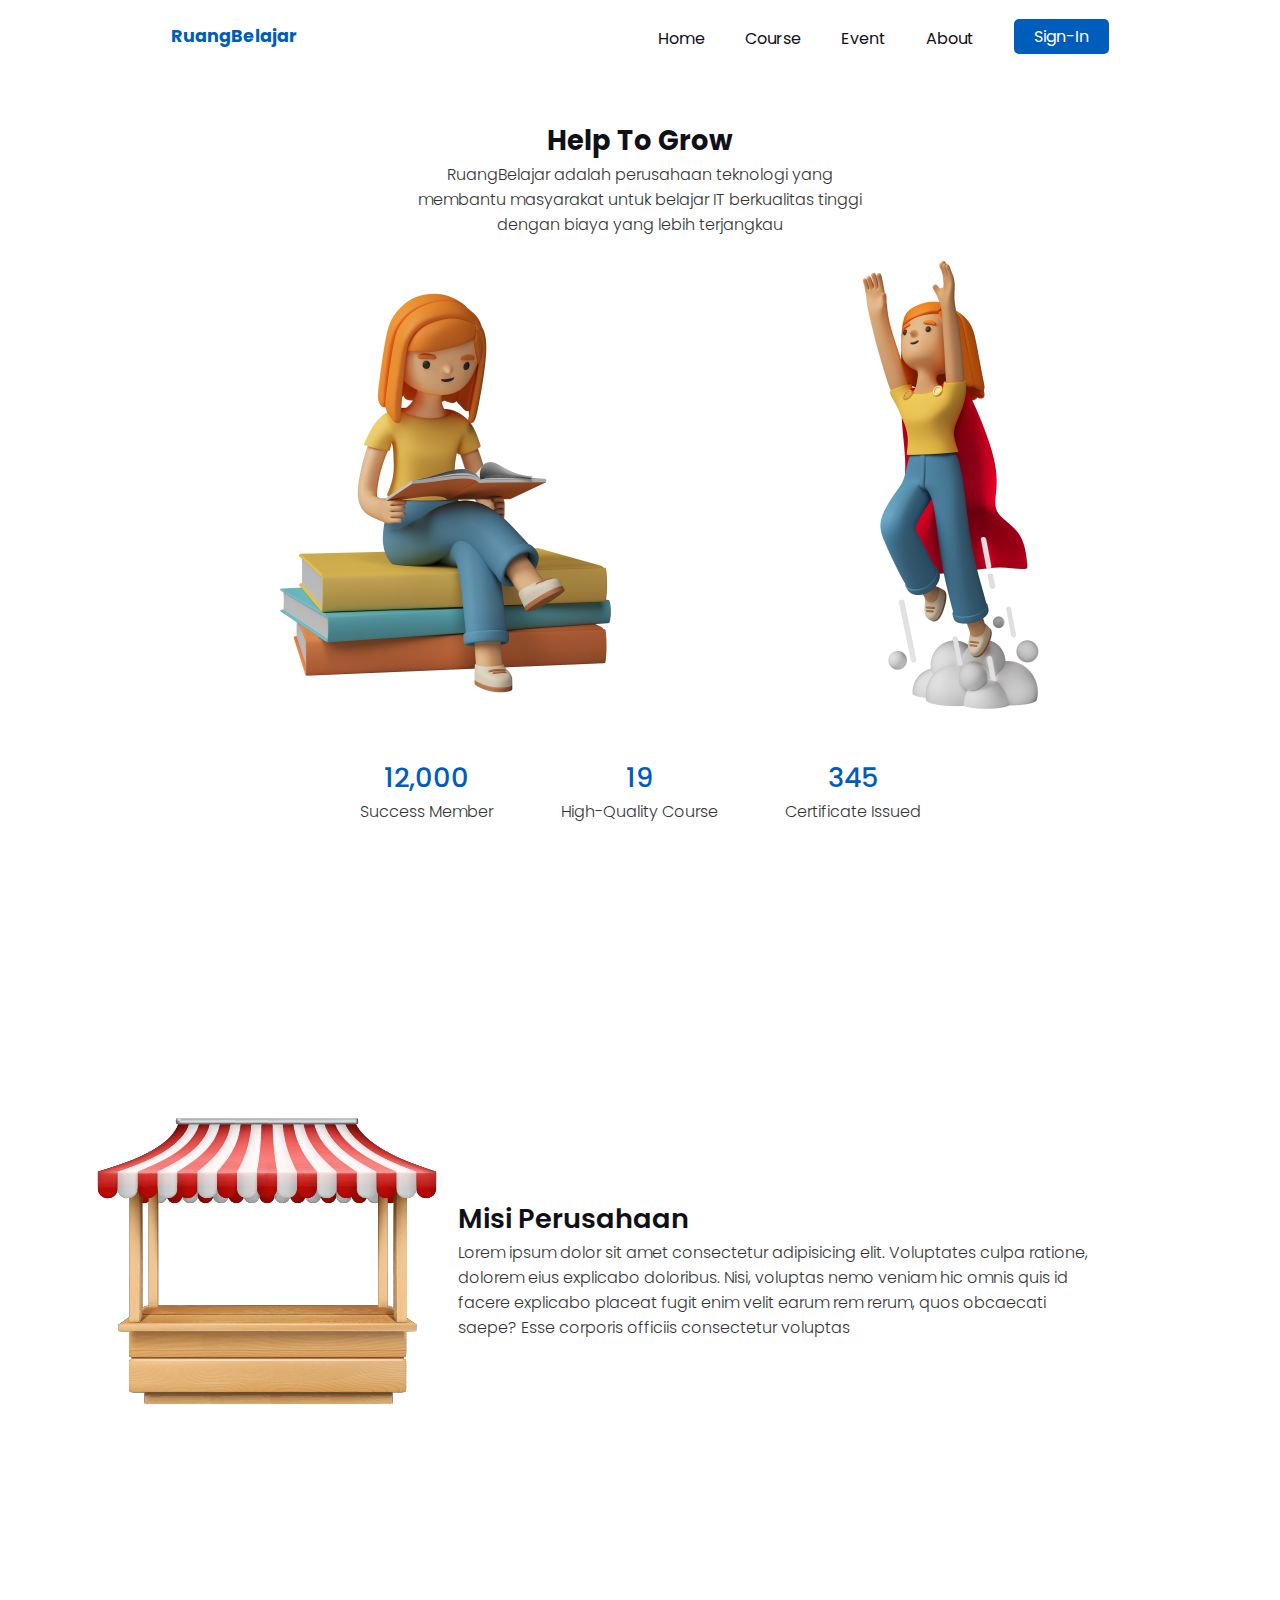
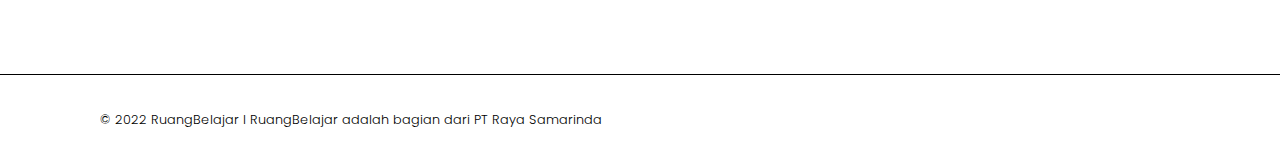
<file: about.html>
<!DOCTYPE html>
<html lang="en">
<head>
  <meta charset="UTF-8">
  <meta http-equiv="X-UA-Compatible" content="IE=edge">
  <meta name="viewport" content="width=device-width, initial-scale=1.0">
  <link rel="icon" href="./img/icons.png" />
  <title>Ruang Belajar</title>
</head>
<body>
    <!--navbar section-->
    <div id="nav-placeholder">
   
    </div>

    <!--grow section-->
    <div class="grow__section">
      <div class="grow__content">
        <div class="head">Help To Grow</div>
        <div class="p19">RuangBelajar adalah perusahaan teknologi yang
          membantu masyarakat untuk belajar IT berkualitas tinggi
          dengan biaya yang lebih terjangkau</div>
      </div>
      <div class="grow__container">
        <img src="img/5172142.png" alt="">
        <img src="img/5143730.png" alt="">
      </div>
      <div class="grow__line">
        <div class="grow__item">
          <div class="p23">12,000</div>
          <div class="p19">Success Member</div>
        </div>
        <div class="grow__item">
          <div class="p23">19</div>
          <div class="p19">High-Quality Course</div>
        </div>
        <div class="grow__item">
          <div class="p23">345</div>
          <div class="p19">Certificate Issued</div>
        </div>
      </div>
    </div>

    <!--misi section-->
    <div class="misi__section">
      <img src="img/1x/Asset 1.png" alt="">
      <div class="misi__content">
        <div class="header2">Misi Perusahaan</div>
        <div class="p19">Lorem ipsum dolor sit amet consectetur adipisicing elit. Voluptates culpa ratione, dolorem eius explicabo doloribus. Nisi, voluptas nemo veniam hic omnis quis id facere explicabo placeat fugit enim velit earum rem rerum, quos obcaecati saepe? Esse corporis officiis consectetur voluptas</div>
      </div>
    </div>

    <!--footer section-->
    <div id="footer-placeholder">

    </div>
  
    <script src="https://code.jquery.com/jquery-3.6.0.js"></script>
    <script src="main.js"></script>
</body>
</html>
</file>
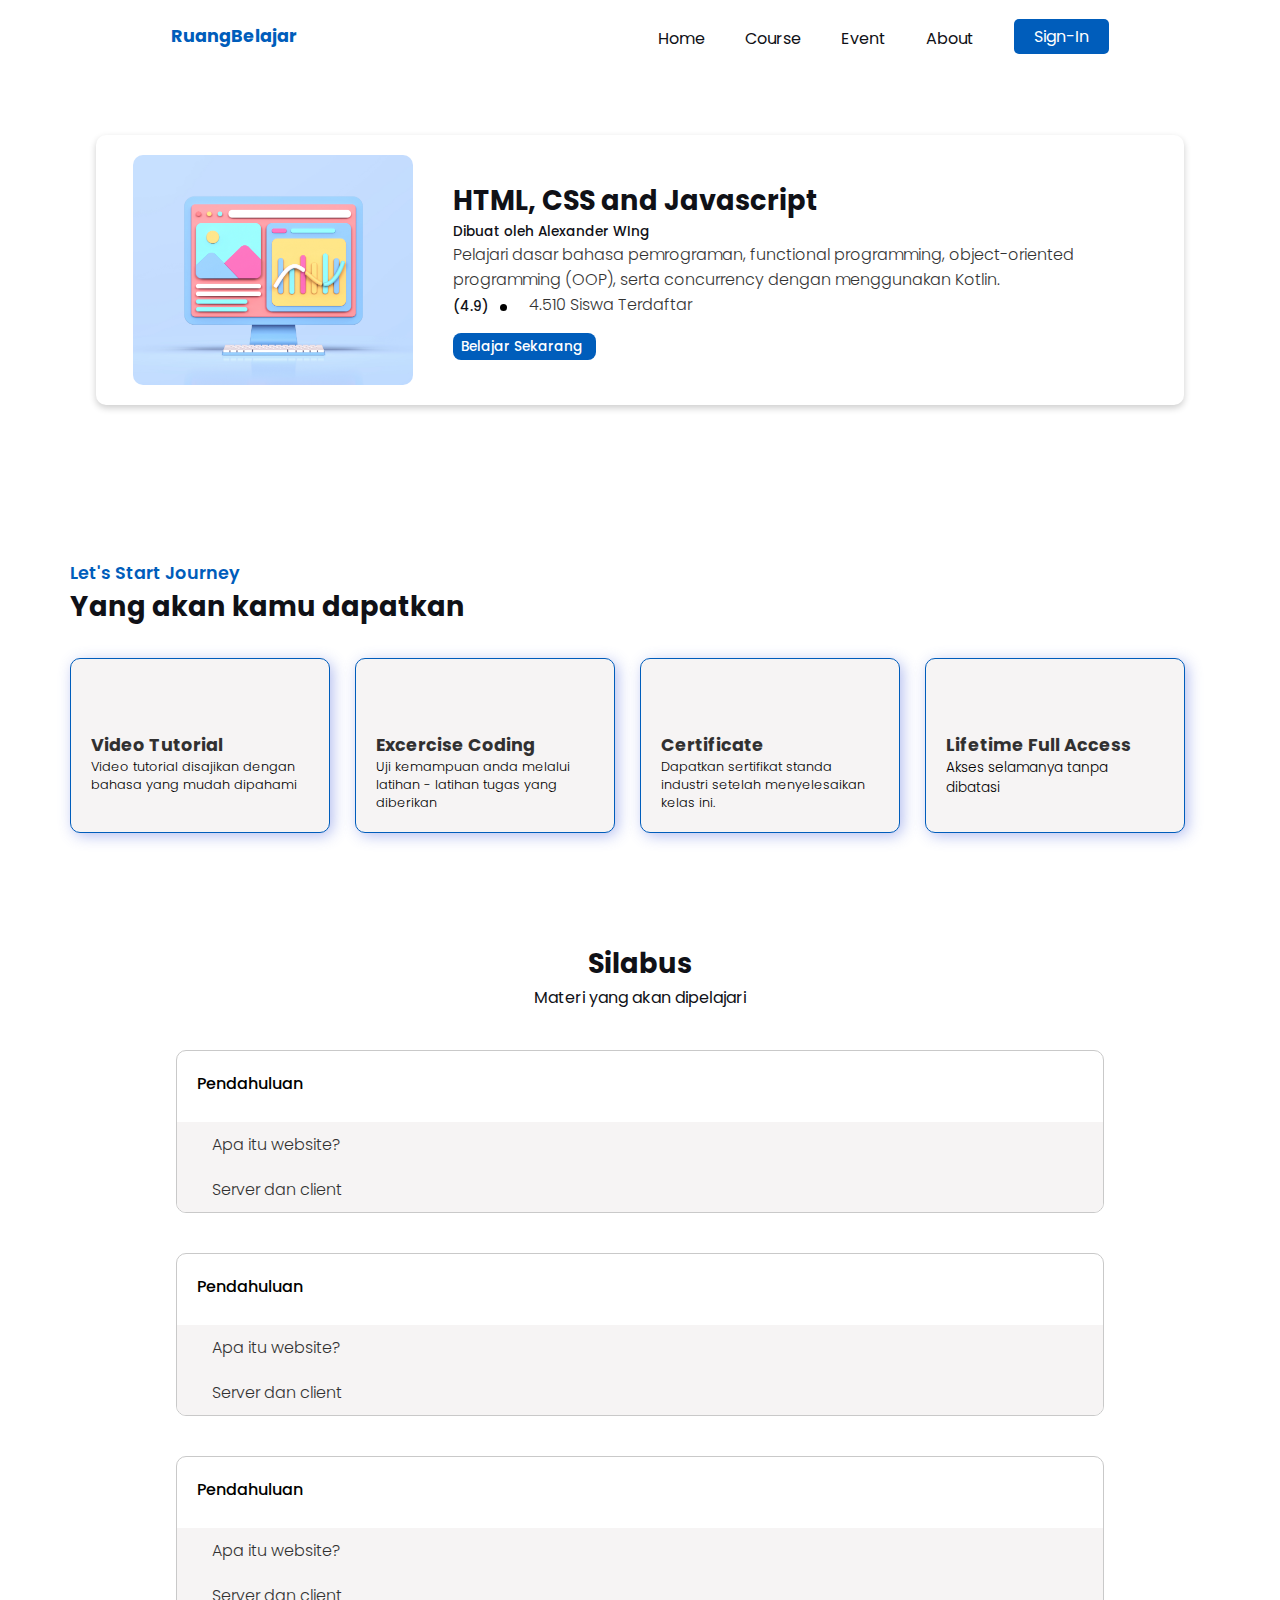
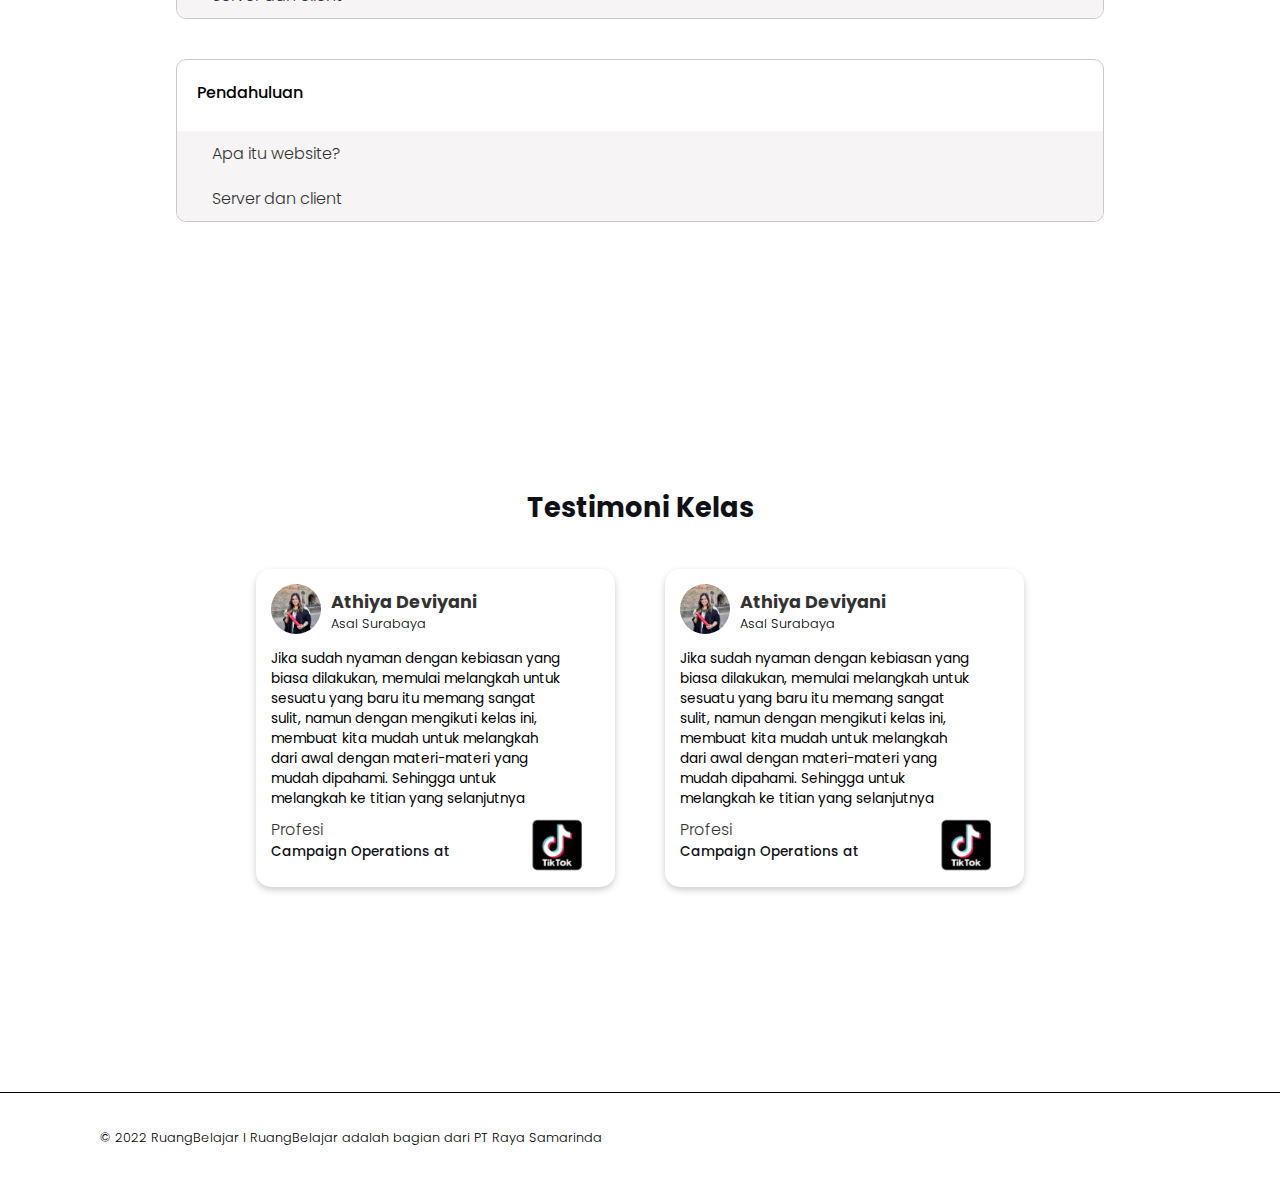
<file: card__1.html>
<!DOCTYPE html>
<html lang="en">
<head>
  <meta charset="UTF-8">
  <meta http-equiv="X-UA-Compatible" content="IE=edge">
  <meta name="viewport" content="width=device-width, initial-scale=1.0">
  <link rel="stylesheet" href="style.css">
  <link rel="icon" href="./img/icons.png" />
  <!--unicons-->
  <link rel="stylesheet" href="https://unicons.iconscout.com/release/v4.0.0/css/line.css">
  <link rel="stylesheet" href="https://unicons.iconscout.com/release/v4.0.0/css/solid.css">
  <title>Kelas Pemula</title>
</head>
<body>
    <!--navbar section-->
<div id="nav-placeholder">

</div>

<!--kelas section-->
  <div class="kelas__section">
    <div class="kelas__container">
      <img src="img/300ppi/item-1.jpg" alt="">
      <div class="kelas__content">
        <div class="head">HTML, CSS and Javascript</div>
        <div class="p22">Dibuat oleh Alexander WIng</div>
        <div class="p19">Pelajari dasar bahasa pemrograman, functional programming, object-oriented programming (OOP), serta concurrency dengan menggunakan Kotlin.</div>
        <div class="flash__star">
          <div class="p22">(4.9)</div>
          <i class="uis uis-star"></i>
          <i class="uis uis-star"></i>
          <i class="uis uis-star"></i>
          <i class="uis uis-star"></i>
          <i class="uis uis-star"></i>
          <div class="circle"></div>
          <i class="uil uil-user"></i>
          <div class="p19">4.510 Siswa Terdaftar</div>
        </div>
        <button class="btn-card">Belajar Sekarang<i class="uil uil-arrow-right"></i></button>
    </div>
    </div>
  </div>

  <!--benefit section-->
  <div class="benefit__section">
      <div class="p21">Let's Start Journey</div>
      <div class="head">Yang akan kamu dapatkan</div>
    <div class="benefit__container">
      <div class="benefit__item">
        <div class="benefit__head">
          <i class="uil uil-book"></i>
          <div class="header1">Video Tutorial</div>
        </div>
        <div class="p15">Video tutorial disajikan dengan bahasa yang mudah dipahami</div>
      </div>

      <div class="benefit__item">
        <div class="benefit__head">
          <i class="uil uil-book"></i>
          <div class="header1">Excercise Coding</div>
        </div>
        <div class="p15">Uji kemampuan anda melalui latihan - latihan tugas yang diberikan</div>
      </div>

      <div class="benefit__item">
        <div class="benefit__head">
          <i class="uil uil-book"></i>
          <div class="header1">Certificate</div>
        </div>
        <div class="p15">Dapatkan sertifikat standa industri setelah menyelesaikan kelas ini.</div>
      </div>

      <div class="benefit__item">
        <div class="benefit__head">
          <i class="uil uil-book"></i>
          <div class="header1">Lifetime Full Access</div>
        </div>
        <div class="p1">Akses selamanya tanpa dibatasi</div>
      </div>
    </div>
  </div>

  <!--silabus section-->
  <div class="silabus__section">
    <div class="silabus__head">
      <div class="head">Silabus</div>
      <div class="line">Materi yang akan dipelajari</div>
    </div>
    <div class="silabus__container">
      <div class="silabus__item">
        <div class="silabus1">
          <div class="p16">Pendahuluan</div>
          <div class="chevron1">
            <i class="uil uil-angle-down"></i>
          </div>
        </div>
        <div class="silabus1__line">
          <div class="silabus__line">
            <i class="uil uil-play"></i>
            <div class="p19">Apa itu website?</div>
          </div>
          <div class="silabus__line">
            <i class="uil uil-play"></i>
            <div class="p19">Server dan client</div>
          </div>
        </div>
      </div>
    </div>

    <div class="silabus__container">
      <div class="silabus__item">
        <div class="silabus2">
          <div class="p16">Pendahuluan</div>
          <div class="chevron2">
            <i class="uil uil-angle-down"></i>
          </div>
        </div>
        <div class="silabus2__line">
          <div class="silabus__line">
            <i class="uil uil-play"></i>
            <div class="p19">Apa itu website?</div>
          </div>
          <div class="silabus__line">
            <i class="uil uil-play"></i>
            <div class="p19">Server dan client</div>
          </div>
        </div>
      </div>
    </div>

    <div class="silabus__container">
      <div class="silabus__item">
        <div class="silabus3">
          <div class="p16">Pendahuluan</div>
          <div class="chevron3">
            <i class="uil uil-angle-down"></i>
          </div>
        </div>
        <div class="silabus3__line">
          <div class="silabus__line">
            <i class="uil uil-play"></i>
            <div class="p19">Apa itu website?</div>
          </div>
          <div class="silabus__line">
            <i class="uil uil-play"></i>
            <div class="p19">Server dan client</div>
          </div>
        </div>
      </div>
    </div>

    <div class="silabus__container">
      <div class="silabus__item">
        <div class="silabus4">
          <div class="p16">Pendahuluan</div>
          <div class="chevron4">
            <i class="uil uil-angle-down"></i>
          </div>
        </div>
        <div class="silabus4__line">
          <div class="silabus__line">
            <i class="uil uil-play"></i>
            <div class="p19">Apa itu website?</div>
          </div>
          <div class="silabus__line">
            <i class="uil uil-play"></i>
            <div class="p19">Server dan client</div>
          </div>
        </div>
      </div>
    </div>
  </div>

  <div class="tesevent__section">
    <div class="head">Testimoni Kelas</div>
    <div class="tesevent__container">
      <div class="tesevent__item">
        <div class="tesevent__head">
          <img src="img/kisah-athiya-deviyani-mahasiswi-cantik-yang-bergabung-di-apple-5iw3YF4ZkA.jpg" alt="">
          <div class="tesevent__head1">
            <p class="header1">Athiya Deviyani</p>
            <p class="p15">Asal Surabaya</p>
          </div>
        </div>
        <div class="tesevent__content">
          <p>Jika sudah nyaman dengan kebiasan yang biasa dilakukan, memulai melangkah untuk sesuatu yang baru itu memang sangat sulit, namun dengan mengikuti kelas ini, membuat kita mudah untuk melangkah dari awal dengan materi-materi yang mudah dipahami. Sehingga untuk melangkah ke titian yang selanjutnya</p>
        </div>
        <div class="tesevent__line">
          <div class="tesevent__line1">
            <p class="p19">Profesi</p>
            <p class="p22">Campaign Operations at</p>
          </div>
          <img src="img/image 2.png" alt="">
        </div>
      </div>

      <div class="tesevent__item">
        <div class="tesevent__head">
          <img src="img/kisah-athiya-deviyani-mahasiswi-cantik-yang-bergabung-di-apple-5iw3YF4ZkA.jpg" alt="">
          <div class="tesevent__head1">
            <p class="header1">Athiya Deviyani</p>
            <p class="p15">Asal Surabaya</p>
          </div>
        </div>
        <div class="tesevent__content">
          <p>Jika sudah nyaman dengan kebiasan yang biasa dilakukan, memulai melangkah untuk sesuatu yang baru itu memang sangat sulit, namun dengan mengikuti kelas ini, membuat kita mudah untuk melangkah dari awal dengan materi-materi yang mudah dipahami. Sehingga untuk melangkah ke titian yang selanjutnya</p>
        </div>
        <div class="tesevent__line">
          <div class="tesevent__line1">
            <p class="p19">Profesi</p>
            <p class="p22">Campaign Operations at</p>
          </div>
          <img src="img/image 2.png" alt="">
        </div>
      </div>
    </div>
  </div>

  <div id="footer-placeholder">

  </div>

  <script src="https://code.jquery.com/jquery-3.6.0.js"></script>
  <script src="main.js"></script>
</body>
</html>
</file>
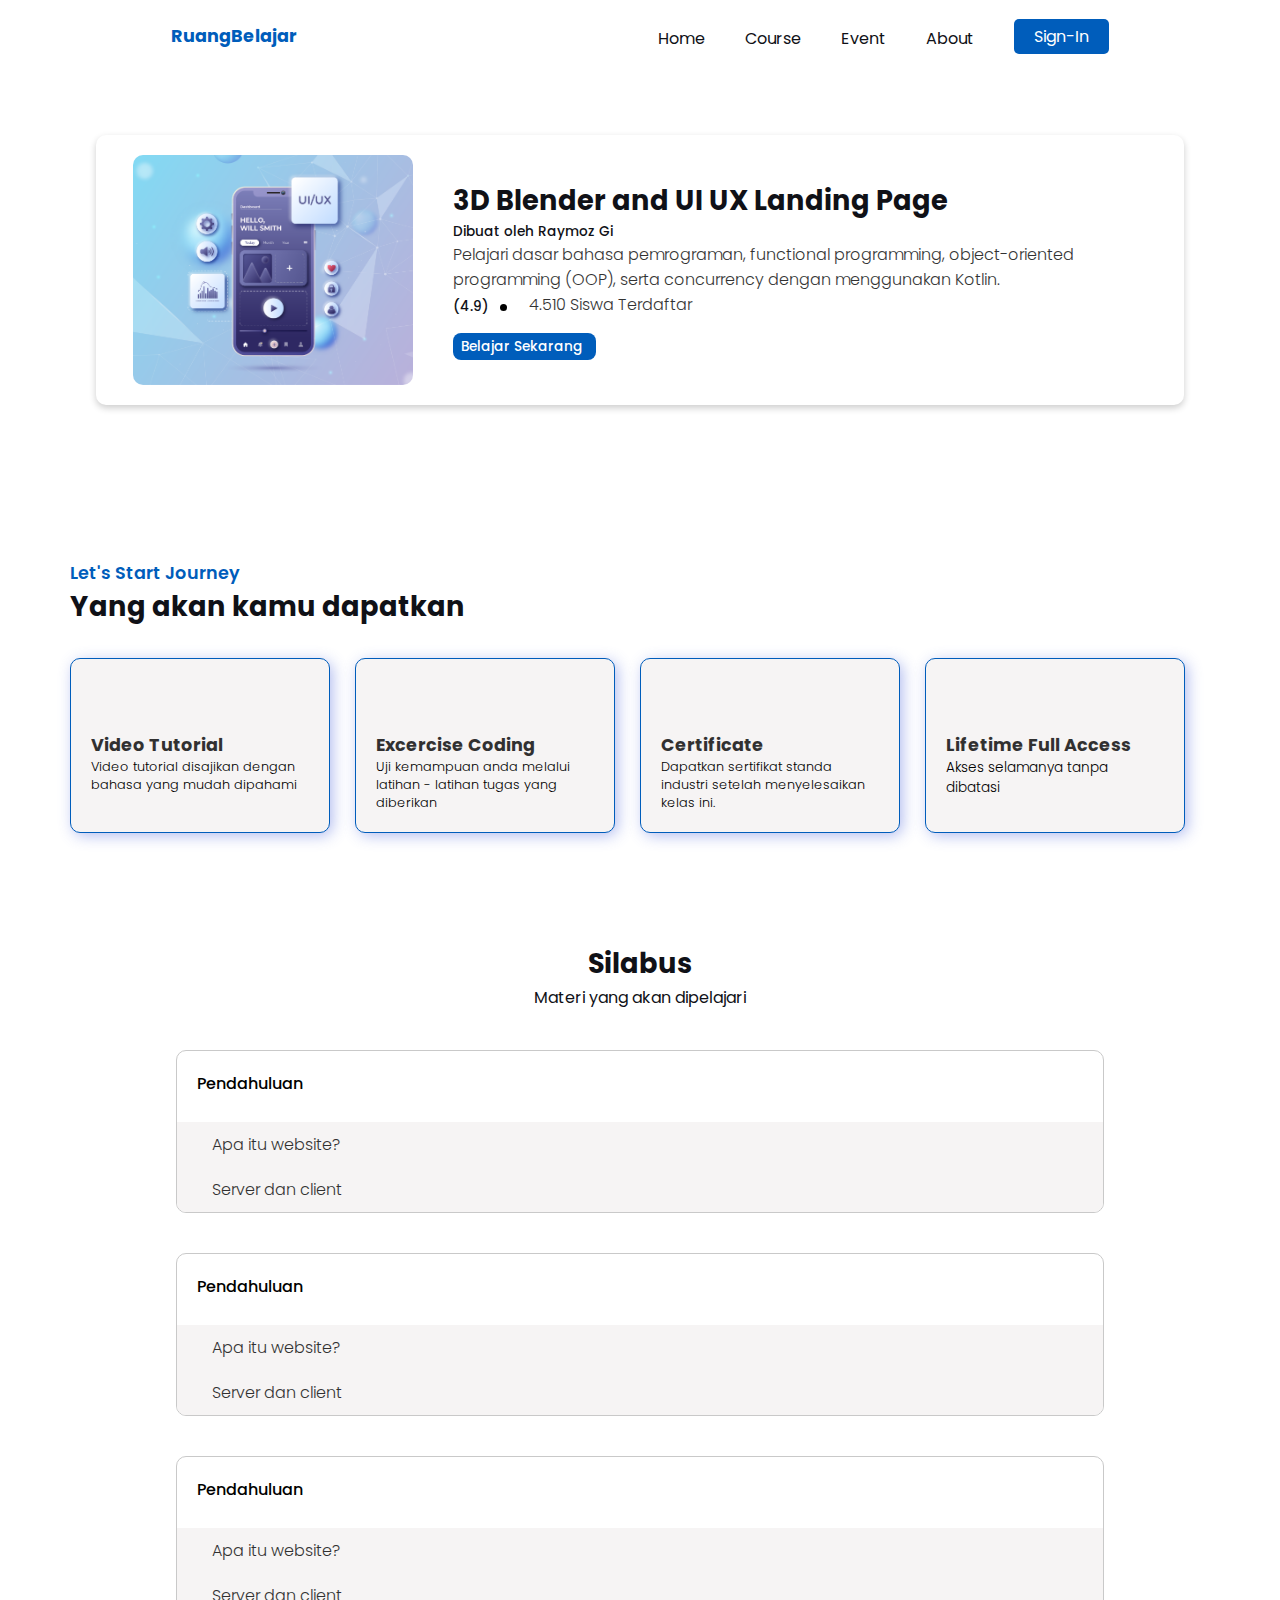
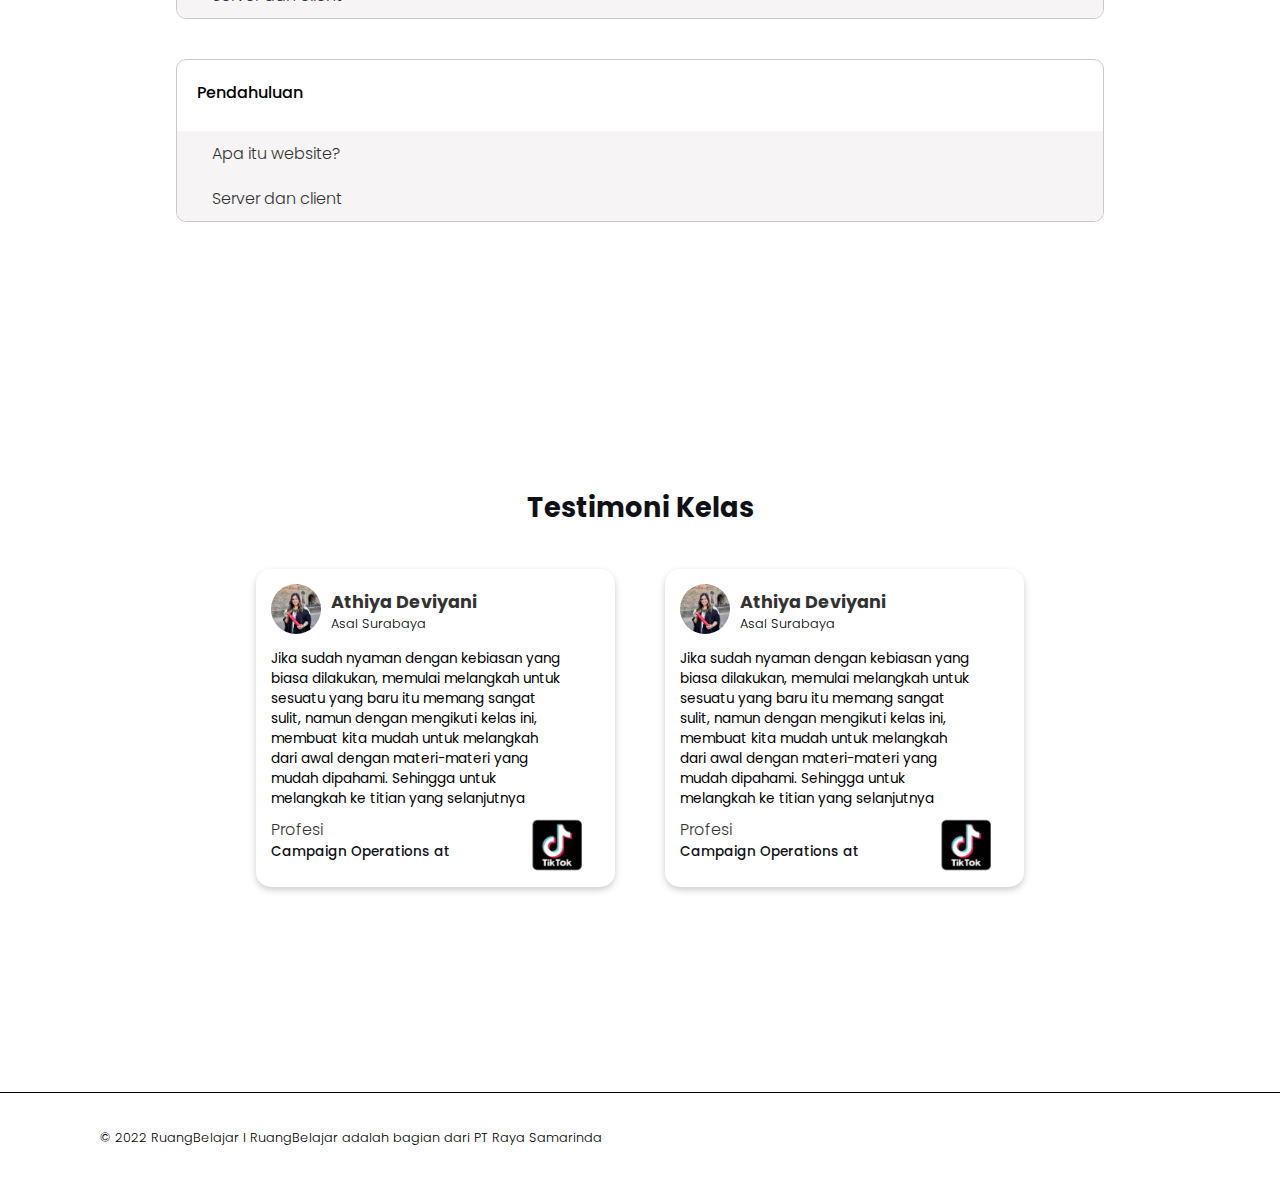
<file: card__2.html>
<!DOCTYPE html>
<html lang="en">
<head>
  <meta charset="UTF-8">
  <meta http-equiv="X-UA-Compatible" content="IE=edge">
  <meta name="viewport" content="width=device-width, initial-scale=1.0">
  <link rel="stylesheet" href="style.css">
  <link rel="icon" href="./img/icons.png" />
  <!--unicons-->
  <link rel="stylesheet" href="https://unicons.iconscout.com/release/v4.0.0/css/line.css">
  <link rel="stylesheet" href="https://unicons.iconscout.com/release/v4.0.0/css/solid.css">
  <title>Kelas Pemula</title>
</head>
<body>
    <!--navbar section-->
<div id="nav-placeholder">

</div>

<!--kelas section-->
  <div class="kelas__section">
    <div class="kelas__container">
      <img src="img/300ppi/ui.png" alt="">
      <div class="kelas__content">
        <div class="head">3D Blender and UI UX Landing Page</div>
        <div class="p22">Dibuat oleh Raymoz Gi</div>
        <div class="p19">Pelajari dasar bahasa pemrograman, functional programming, object-oriented programming (OOP), serta concurrency dengan menggunakan Kotlin.</div>
        <div class="flash__star">
          <div class="p22">(4.9)</div>
          <i class="uis uis-star"></i>
          <i class="uis uis-star"></i>
          <i class="uis uis-star"></i>
          <i class="uis uis-star"></i>
          <i class="uis uis-star"></i>
          <div class="circle"></div>
          <i class="uil uil-user"></i>
          <div class="p19">4.510 Siswa Terdaftar</div>
        </div>
        <button class="btn-card">Belajar Sekarang<i class="uil uil-arrow-right"></i></button>
    </div>
    </div>
  </div>

  <!--benefit section-->
  <div class="benefit__section">
      <div class="p21">Let's Start Journey</div>
      <div class="head">Yang akan kamu dapatkan</div>
    <div class="benefit__container">
      <div class="benefit__item">
        <div class="benefit__head">
          <i class="uil uil-book"></i>
          <div class="header1">Video Tutorial</div>
        </div>
        <div class="p15">Video tutorial disajikan dengan bahasa yang mudah dipahami</div>
      </div>

      <div class="benefit__item">
        <div class="benefit__head">
          <i class="uil uil-book"></i>
          <div class="header1">Excercise Coding</div>
        </div>
        <div class="p15">Uji kemampuan anda melalui latihan - latihan tugas yang diberikan</div>
      </div>

      <div class="benefit__item">
        <div class="benefit__head">
          <i class="uil uil-book"></i>
          <div class="header1">Certificate</div>
        </div>
        <div class="p15">Dapatkan sertifikat standa industri setelah menyelesaikan kelas ini.</div>
      </div>

      <div class="benefit__item">
        <div class="benefit__head">
          <i class="uil uil-book"></i>
          <div class="header1">Lifetime Full Access</div>
        </div>
        <div class="p1">Akses selamanya tanpa dibatasi</div>
      </div>
    </div>
  </div>

  <!--silabus section-->
  <div class="silabus__section">
    <div class="silabus__head">
      <div class="head">Silabus</div>
      <div class="line">Materi yang akan dipelajari</div>
    </div>
    <div class="silabus__container">
      <div class="silabus__item">
        <div class="silabus1">
          <div class="p16">Pendahuluan</div>
          <div class="chevron1">
            <i class="uil uil-angle-down"></i>
          </div>
        </div>
        <div class="silabus1__line">
          <div class="silabus__line">
            <i class="uil uil-play"></i>
            <div class="p19">Apa itu website?</div>
          </div>
          <div class="silabus__line">
            <i class="uil uil-play"></i>
            <div class="p19">Server dan client</div>
          </div>
        </div>
      </div>
    </div>

    <div class="silabus__container">
      <div class="silabus__item">
        <div class="silabus2">
          <div class="p16">Pendahuluan</div>
          <div class="chevron2">
            <i class="uil uil-angle-down"></i>
          </div>
        </div>
        <div class="silabus2__line">
          <div class="silabus__line">
            <i class="uil uil-play"></i>
            <div class="p19">Apa itu website?</div>
          </div>
          <div class="silabus__line">
            <i class="uil uil-play"></i>
            <div class="p19">Server dan client</div>
          </div>
        </div>
      </div>
    </div>

    <div class="silabus__container">
      <div class="silabus__item">
        <div class="silabus3">
          <div class="p16">Pendahuluan</div>
          <div class="chevron3">
            <i class="uil uil-angle-down"></i>
          </div>
        </div>
        <div class="silabus3__line">
          <div class="silabus__line">
            <i class="uil uil-play"></i>
            <div class="p19">Apa itu website?</div>
          </div>
          <div class="silabus__line">
            <i class="uil uil-play"></i>
            <div class="p19">Server dan client</div>
          </div>
        </div>
      </div>
    </div>

    <div class="silabus__container">
      <div class="silabus__item">
        <div class="silabus4">
          <div class="p16">Pendahuluan</div>
          <div class="chevron4">
            <i class="uil uil-angle-down"></i>
          </div>
        </div>
        <div class="silabus4__line">
          <div class="silabus__line">
            <i class="uil uil-play"></i>
            <div class="p19">Apa itu website?</div>
          </div>
          <div class="silabus__line">
            <i class="uil uil-play"></i>
            <div class="p19">Server dan client</div>
          </div>
        </div>
      </div>
    </div>
  </div>

  <div class="tesevent__section">
    <div class="head">Testimoni Kelas</div>
    <div class="tesevent__container">
      <div class="tesevent__item">
        <div class="tesevent__head">
          <img src="img/kisah-athiya-deviyani-mahasiswi-cantik-yang-bergabung-di-apple-5iw3YF4ZkA.jpg" alt="">
          <div class="tesevent__head1">
            <p class="header1">Athiya Deviyani</p>
            <p class="p15">Asal Surabaya</p>
          </div>
        </div>
        <div class="tesevent__content">
          <p>Jika sudah nyaman dengan kebiasan yang biasa dilakukan, memulai melangkah untuk sesuatu yang baru itu memang sangat sulit, namun dengan mengikuti kelas ini, membuat kita mudah untuk melangkah dari awal dengan materi-materi yang mudah dipahami. Sehingga untuk melangkah ke titian yang selanjutnya</p>
        </div>
        <div class="tesevent__line">
          <div class="tesevent__line1">
            <p class="p19">Profesi</p>
            <p class="p22">Campaign Operations at</p>
          </div>
          <img src="img/image 2.png" alt="">
        </div>
      </div>

      <div class="tesevent__item">
        <div class="tesevent__head">
          <img src="img/kisah-athiya-deviyani-mahasiswi-cantik-yang-bergabung-di-apple-5iw3YF4ZkA.jpg" alt="">
          <div class="tesevent__head1">
            <p class="header1">Athiya Deviyani</p>
            <p class="p15">Asal Surabaya</p>
          </div>
        </div>
        <div class="tesevent__content">
          <p>Jika sudah nyaman dengan kebiasan yang biasa dilakukan, memulai melangkah untuk sesuatu yang baru itu memang sangat sulit, namun dengan mengikuti kelas ini, membuat kita mudah untuk melangkah dari awal dengan materi-materi yang mudah dipahami. Sehingga untuk melangkah ke titian yang selanjutnya</p>
        </div>
        <div class="tesevent__line">
          <div class="tesevent__line1">
            <p class="p19">Profesi</p>
            <p class="p22">Campaign Operations at</p>
          </div>
          <img src="img/image 2.png" alt="">
        </div>
      </div>
    </div>
  </div>

  <div id="footer-placeholder">

  </div>

  <script src="https://code.jquery.com/jquery-3.6.0.js"></script>
  <script src="main.js"></script>
</body>
</html>
</file>
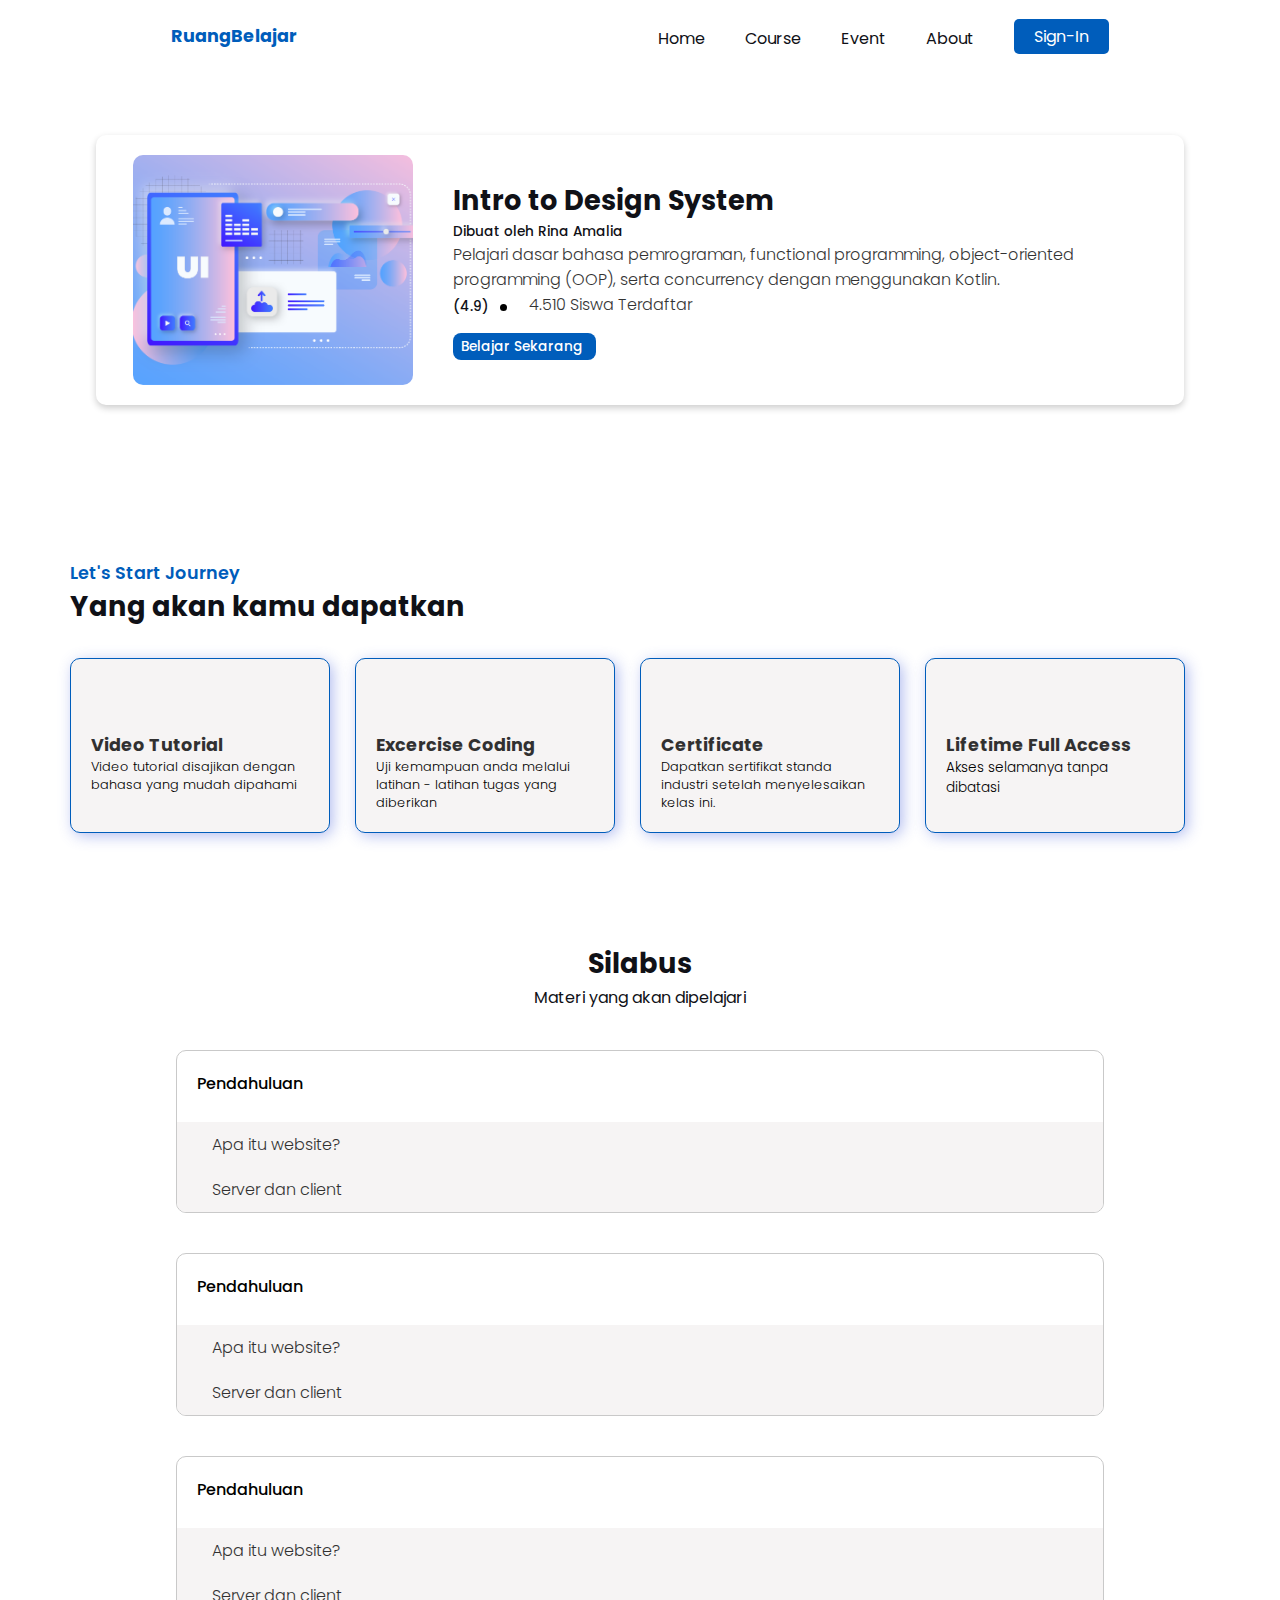
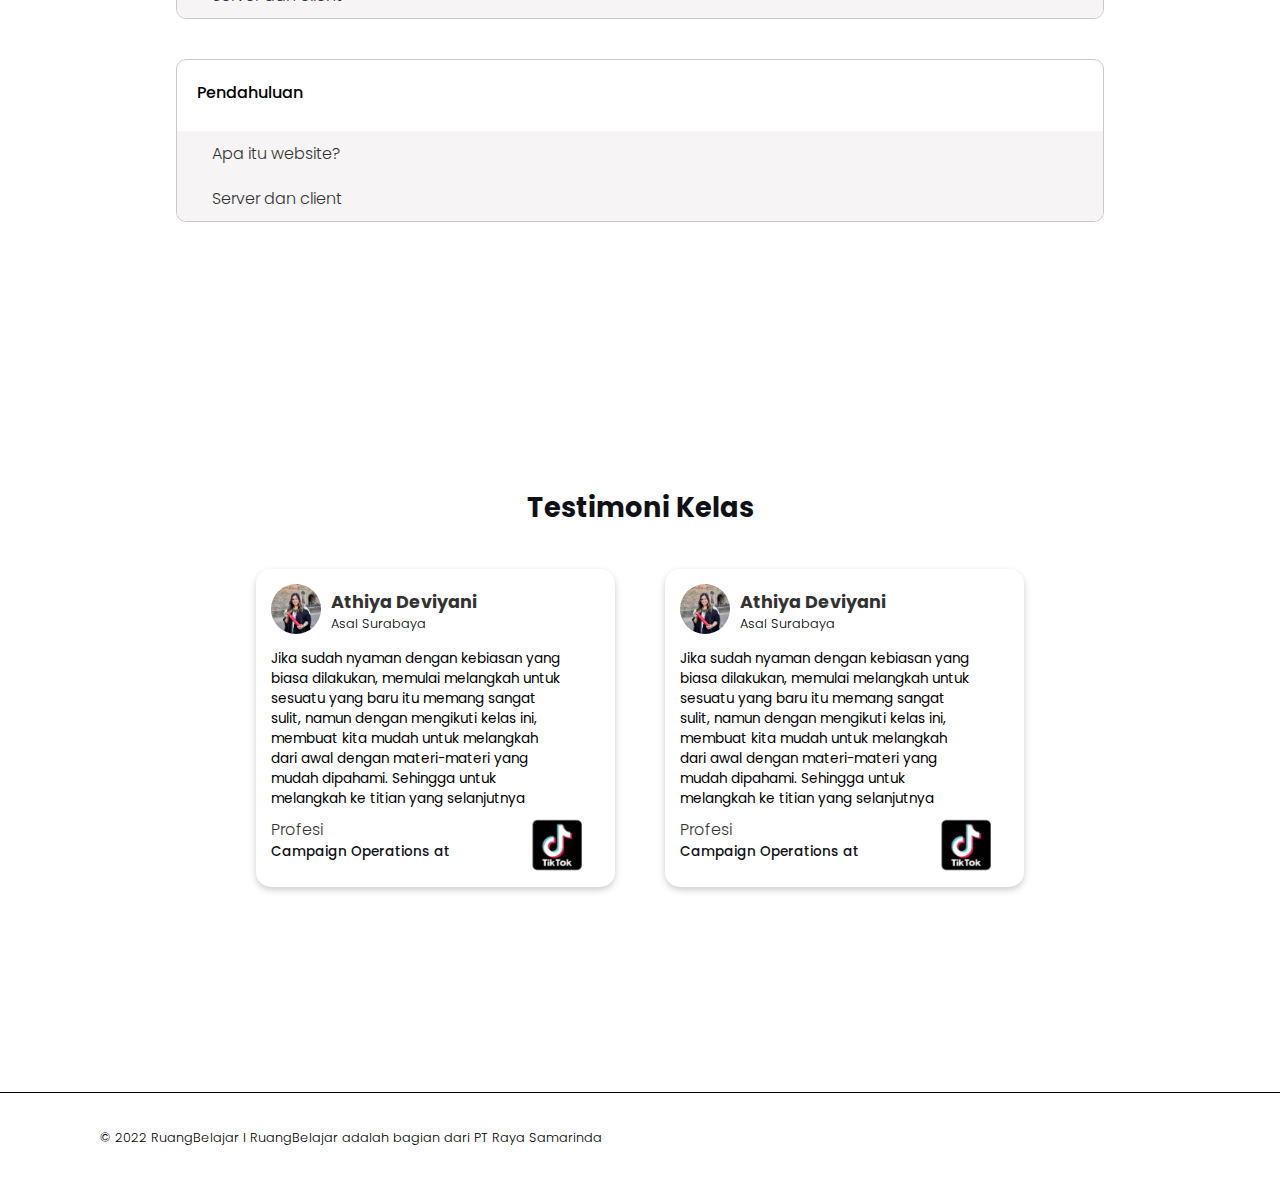
<file: card__3.html>
<!DOCTYPE html>
<html lang="en">
<head>
  <meta charset="UTF-8">
  <meta http-equiv="X-UA-Compatible" content="IE=edge">
  <meta name="viewport" content="width=device-width, initial-scale=1.0">
  <link rel="stylesheet" href="style.css">
  <link rel="icon" href="./img/icons.png" />
  <!--unicons-->
  <link rel="stylesheet" href="https://unicons.iconscout.com/release/v4.0.0/css/line.css">
  <link rel="stylesheet" href="https://unicons.iconscout.com/release/v4.0.0/css/solid.css">
  <title>Kelas Pemula</title>
</head>
<body>
    <!--navbar section-->
<div id="nav-placeholder">

</div>

<!--kelas section-->
  <div class="kelas__section">
    <div class="kelas__container">
      <img src="img/300ppi/ui1.png" alt="">
      <div class="kelas__content">
        <div class="head">Intro to Design System</div>
        <div class="p22">Dibuat oleh Rina Amalia</div>
        <div class="p19">Pelajari dasar bahasa pemrograman, functional programming, object-oriented programming (OOP), serta concurrency dengan menggunakan Kotlin.</div>
        <div class="flash__star">
          <div class="p22">(4.9)</div>
          <i class="uis uis-star"></i>
          <i class="uis uis-star"></i>
          <i class="uis uis-star"></i>
          <i class="uis uis-star"></i>
          <i class="uis uis-star"></i>
          <div class="circle"></div>
          <i class="uil uil-user"></i>
          <div class="p19">4.510 Siswa Terdaftar</div>
        </div>
        <button class="btn-card">Belajar Sekarang<i class="uil uil-arrow-right"></i></button>
    </div>
    </div>
  </div>

  <!--benefit section-->
  <div class="benefit__section">
      <div class="p21">Let's Start Journey</div>
      <div class="head">Yang akan kamu dapatkan</div>
    <div class="benefit__container">
      <div class="benefit__item">
        <div class="benefit__head">
          <i class="uil uil-book"></i>
          <div class="header1">Video Tutorial</div>
        </div>
        <div class="p15">Video tutorial disajikan dengan bahasa yang mudah dipahami</div>
      </div>

      <div class="benefit__item">
        <div class="benefit__head">
          <i class="uil uil-book"></i>
          <div class="header1">Excercise Coding</div>
        </div>
        <div class="p15">Uji kemampuan anda melalui latihan - latihan tugas yang diberikan</div>
      </div>

      <div class="benefit__item">
        <div class="benefit__head">
          <i class="uil uil-book"></i>
          <div class="header1">Certificate</div>
        </div>
        <div class="p15">Dapatkan sertifikat standa industri setelah menyelesaikan kelas ini.</div>
      </div>

      <div class="benefit__item">
        <div class="benefit__head">
          <i class="uil uil-book"></i>
          <div class="header1">Lifetime Full Access</div>
        </div>
        <div class="p1">Akses selamanya tanpa dibatasi</div>
      </div>
    </div>
  </div>

  <!--silabus section-->
  <div class="silabus__section">
    <div class="silabus__head">
      <div class="head">Silabus</div>
      <div class="line">Materi yang akan dipelajari</div>
    </div>
    <div class="silabus__container">
      <div class="silabus__item">
        <div class="silabus1">
          <div class="p16">Pendahuluan</div>
          <div class="chevron1">
            <i class="uil uil-angle-down"></i>
          </div>
        </div>
        <div class="silabus1__line">
          <div class="silabus__line">
            <i class="uil uil-play"></i>
            <div class="p19">Apa itu website?</div>
          </div>
          <div class="silabus__line">
            <i class="uil uil-play"></i>
            <div class="p19">Server dan client</div>
          </div>
        </div>
      </div>
    </div>

    <div class="silabus__container">
      <div class="silabus__item">
        <div class="silabus2">
          <div class="p16">Pendahuluan</div>
          <div class="chevron2">
            <i class="uil uil-angle-down"></i>
          </div>
        </div>
        <div class="silabus2__line">
          <div class="silabus__line">
            <i class="uil uil-play"></i>
            <div class="p19">Apa itu website?</div>
          </div>
          <div class="silabus__line">
            <i class="uil uil-play"></i>
            <div class="p19">Server dan client</div>
          </div>
        </div>
      </div>
    </div>

    <div class="silabus__container">
      <div class="silabus__item">
        <div class="silabus3">
          <div class="p16">Pendahuluan</div>
          <div class="chevron3">
            <i class="uil uil-angle-down"></i>
          </div>
        </div>
        <div class="silabus3__line">
          <div class="silabus__line">
            <i class="uil uil-play"></i>
            <div class="p19">Apa itu website?</div>
          </div>
          <div class="silabus__line">
            <i class="uil uil-play"></i>
            <div class="p19">Server dan client</div>
          </div>
        </div>
      </div>
    </div>

    <div class="silabus__container">
      <div class="silabus__item">
        <div class="silabus4">
          <div class="p16">Pendahuluan</div>
          <div class="chevron4">
            <i class="uil uil-angle-down"></i>
          </div>
        </div>
        <div class="silabus4__line">
          <div class="silabus__line">
            <i class="uil uil-play"></i>
            <div class="p19">Apa itu website?</div>
          </div>
          <div class="silabus__line">
            <i class="uil uil-play"></i>
            <div class="p19">Server dan client</div>
          </div>
        </div>
      </div>
    </div>
  </div>

  <div class="tesevent__section">
    <div class="head">Testimoni Kelas</div>
    <div class="tesevent__container">
      <div class="tesevent__item">
        <div class="tesevent__head">
          <img src="img/kisah-athiya-deviyani-mahasiswi-cantik-yang-bergabung-di-apple-5iw3YF4ZkA.jpg" alt="">
          <div class="tesevent__head1">
            <p class="header1">Athiya Deviyani</p>
            <p class="p15">Asal Surabaya</p>
          </div>
        </div>
        <div class="tesevent__content">
          <p>Jika sudah nyaman dengan kebiasan yang biasa dilakukan, memulai melangkah untuk sesuatu yang baru itu memang sangat sulit, namun dengan mengikuti kelas ini, membuat kita mudah untuk melangkah dari awal dengan materi-materi yang mudah dipahami. Sehingga untuk melangkah ke titian yang selanjutnya</p>
        </div>
        <div class="tesevent__line">
          <div class="tesevent__line1">
            <p class="p19">Profesi</p>
            <p class="p22">Campaign Operations at</p>
          </div>
          <img src="img/image 2.png" alt="">
        </div>
      </div>

      <div class="tesevent__item">
        <div class="tesevent__head">
          <img src="img/kisah-athiya-deviyani-mahasiswi-cantik-yang-bergabung-di-apple-5iw3YF4ZkA.jpg" alt="">
          <div class="tesevent__head1">
            <p class="header1">Athiya Deviyani</p>
            <p class="p15">Asal Surabaya</p>
          </div>
        </div>
        <div class="tesevent__content">
          <p>Jika sudah nyaman dengan kebiasan yang biasa dilakukan, memulai melangkah untuk sesuatu yang baru itu memang sangat sulit, namun dengan mengikuti kelas ini, membuat kita mudah untuk melangkah dari awal dengan materi-materi yang mudah dipahami. Sehingga untuk melangkah ke titian yang selanjutnya</p>
        </div>
        <div class="tesevent__line">
          <div class="tesevent__line1">
            <p class="p19">Profesi</p>
            <p class="p22">Campaign Operations at</p>
          </div>
          <img src="img/image 2.png" alt="">
        </div>
      </div>
    </div>
  </div>

  <div id="footer-placeholder">

  </div>

  <script src="https://code.jquery.com/jquery-3.6.0.js"></script>
  <script src="main.js"></script>
</body>
</html>
</file>
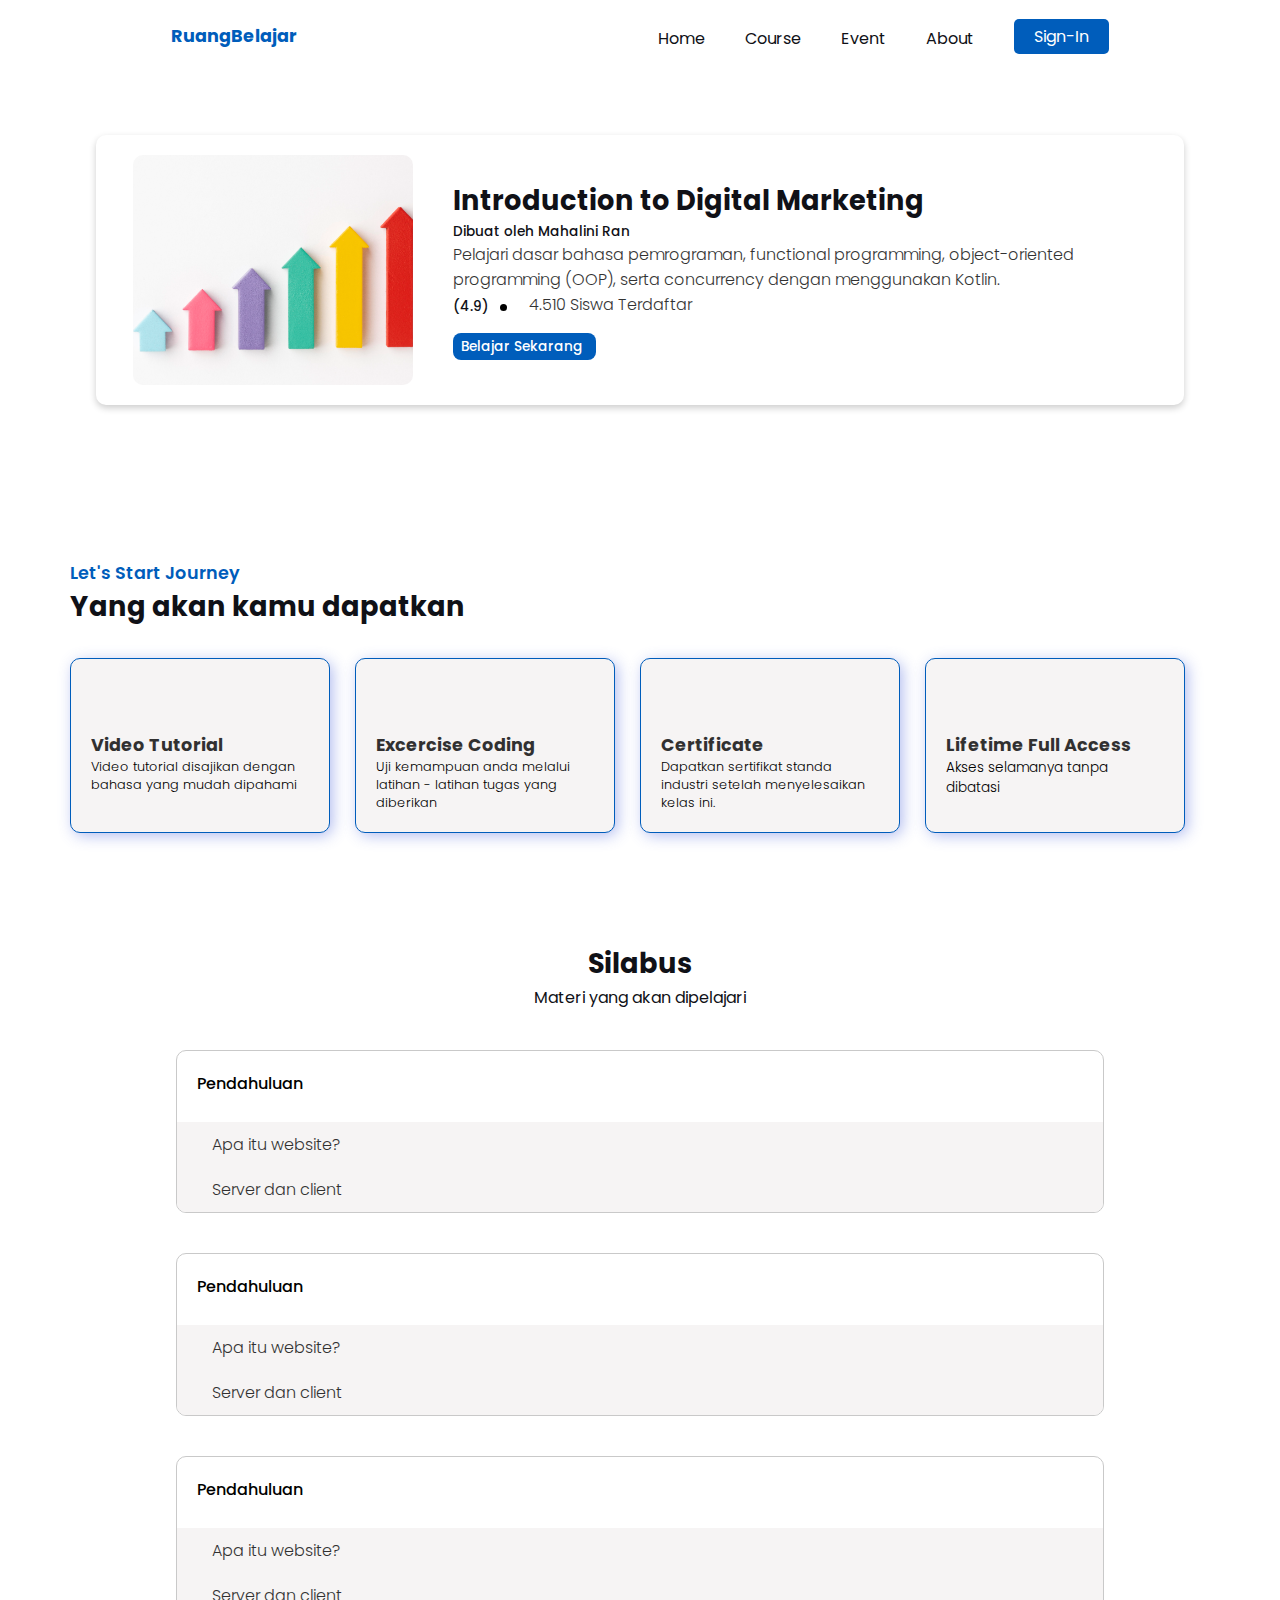
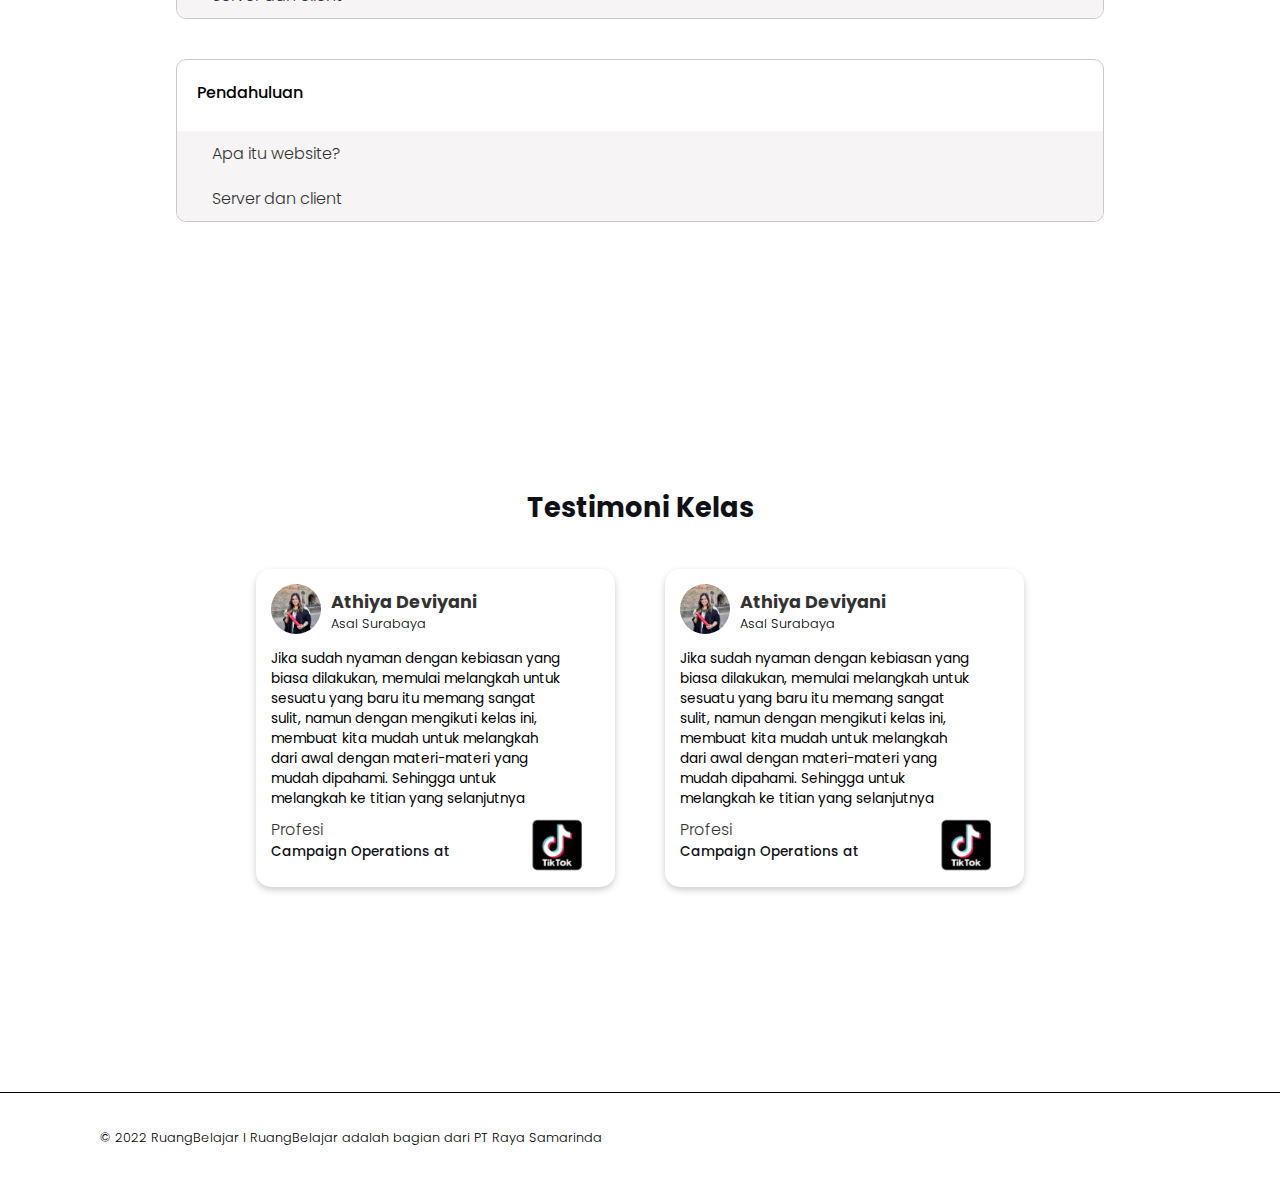
<file: card__4.html>
<!DOCTYPE html>
<html lang="en">
<head>
  <meta charset="UTF-8">
  <meta http-equiv="X-UA-Compatible" content="IE=edge">
  <meta name="viewport" content="width=device-width, initial-scale=1.0">
  <link rel="stylesheet" href="style.css">
  <link rel="icon" href="./img/icons.png" />
  <!--unicons-->
  <link rel="stylesheet" href="https://unicons.iconscout.com/release/v4.0.0/css/line.css">
  <link rel="stylesheet" href="https://unicons.iconscout.com/release/v4.0.0/css/solid.css">
  <title>Kelas Pemula</title>
</head>
<body>
    <!--navbar section-->
<div id="nav-placeholder">

</div>

<!--kelas section-->
  <div class="kelas__section">
    <div class="kelas__container">
      <img src="img/flat-lay-statistics-presentation-with-chart-arrows.jpg" alt="">
      <div class="kelas__content">
        <div class="head">Introduction to Digital Marketing</div>
        <div class="p22">Dibuat oleh Mahalini Ran</div>
        <div class="p19">Pelajari dasar bahasa pemrograman, functional programming, object-oriented programming (OOP), serta concurrency dengan menggunakan Kotlin.</div>
        <div class="flash__star">
          <div class="p22">(4.9)</div>
          <i class="uis uis-star"></i>
          <i class="uis uis-star"></i>
          <i class="uis uis-star"></i>
          <i class="uis uis-star"></i>
          <i class="uis uis-star"></i>
          <div class="circle"></div>
          <i class="uil uil-user"></i>
          <div class="p19">4.510 Siswa Terdaftar</div>
        </div>
        <button class="btn-card">Belajar Sekarang<i class="uil uil-arrow-right"></i></button>
    </div>
    </div>
  </div>

  <!--benefit section-->
  <div class="benefit__section">
      <div class="p21">Let's Start Journey</div>
      <div class="head">Yang akan kamu dapatkan</div>
    <div class="benefit__container">
      <div class="benefit__item">
        <div class="benefit__head">
          <i class="uil uil-book"></i>
          <div class="header1">Video Tutorial</div>
        </div>
        <div class="p15">Video tutorial disajikan dengan bahasa yang mudah dipahami</div>
      </div>

      <div class="benefit__item">
        <div class="benefit__head">
          <i class="uil uil-book"></i>
          <div class="header1">Excercise Coding</div>
        </div>
        <div class="p15">Uji kemampuan anda melalui latihan - latihan tugas yang diberikan</div>
      </div>

      <div class="benefit__item">
        <div class="benefit__head">
          <i class="uil uil-book"></i>
          <div class="header1">Certificate</div>
        </div>
        <div class="p15">Dapatkan sertifikat standa industri setelah menyelesaikan kelas ini.</div>
      </div>

      <div class="benefit__item">
        <div class="benefit__head">
          <i class="uil uil-book"></i>
          <div class="header1">Lifetime Full Access</div>
        </div>
        <div class="p1">Akses selamanya tanpa dibatasi</div>
      </div>
    </div>
  </div>

  <!--silabus section-->
  <div class="silabus__section">
    <div class="silabus__head">
      <div class="head">Silabus</div>
      <div class="line">Materi yang akan dipelajari</div>
    </div>
    <div class="silabus__container">
      <div class="silabus__item">
        <div class="silabus1">
          <div class="p16">Pendahuluan</div>
          <div class="chevron1">
            <i class="uil uil-angle-down"></i>
          </div>
        </div>
        <div class="silabus1__line">
          <div class="silabus__line">
            <i class="uil uil-play"></i>
            <div class="p19">Apa itu website?</div>
          </div>
          <div class="silabus__line">
            <i class="uil uil-play"></i>
            <div class="p19">Server dan client</div>
          </div>
        </div>
      </div>
    </div>

    <div class="silabus__container">
      <div class="silabus__item">
        <div class="silabus2">
          <div class="p16">Pendahuluan</div>
          <div class="chevron2">
            <i class="uil uil-angle-down"></i>
          </div>
        </div>
        <div class="silabus2__line">
          <div class="silabus__line">
            <i class="uil uil-play"></i>
            <div class="p19">Apa itu website?</div>
          </div>
          <div class="silabus__line">
            <i class="uil uil-play"></i>
            <div class="p19">Server dan client</div>
          </div>
        </div>
      </div>
    </div>

    <div class="silabus__container">
      <div class="silabus__item">
        <div class="silabus3">
          <div class="p16">Pendahuluan</div>
          <div class="chevron3">
            <i class="uil uil-angle-down"></i>
          </div>
        </div>
        <div class="silabus3__line">
          <div class="silabus__line">
            <i class="uil uil-play"></i>
            <div class="p19">Apa itu website?</div>
          </div>
          <div class="silabus__line">
            <i class="uil uil-play"></i>
            <div class="p19">Server dan client</div>
          </div>
        </div>
      </div>
    </div>

    <div class="silabus__container">
      <div class="silabus__item">
        <div class="silabus4">
          <div class="p16">Pendahuluan</div>
          <div class="chevron4">
            <i class="uil uil-angle-down"></i>
          </div>
        </div>
        <div class="silabus4__line">
          <div class="silabus__line">
            <i class="uil uil-play"></i>
            <div class="p19">Apa itu website?</div>
          </div>
          <div class="silabus__line">
            <i class="uil uil-play"></i>
            <div class="p19">Server dan client</div>
          </div>
        </div>
      </div>
    </div>
  </div>

  <div class="tesevent__section">
    <div class="head">Testimoni Kelas</div>
    <div class="tesevent__container">
      <div class="tesevent__item">
        <div class="tesevent__head">
          <img src="img/kisah-athiya-deviyani-mahasiswi-cantik-yang-bergabung-di-apple-5iw3YF4ZkA.jpg" alt="">
          <div class="tesevent__head1">
            <p class="header1">Athiya Deviyani</p>
            <p class="p15">Asal Surabaya</p>
          </div>
        </div>
        <div class="tesevent__content">
          <p>Jika sudah nyaman dengan kebiasan yang biasa dilakukan, memulai melangkah untuk sesuatu yang baru itu memang sangat sulit, namun dengan mengikuti kelas ini, membuat kita mudah untuk melangkah dari awal dengan materi-materi yang mudah dipahami. Sehingga untuk melangkah ke titian yang selanjutnya</p>
        </div>
        <div class="tesevent__line">
          <div class="tesevent__line1">
            <p class="p19">Profesi</p>
            <p class="p22">Campaign Operations at</p>
          </div>
          <img src="img/image 2.png" alt="">
        </div>
      </div>

      <div class="tesevent__item">
        <div class="tesevent__head">
          <img src="img/kisah-athiya-deviyani-mahasiswi-cantik-yang-bergabung-di-apple-5iw3YF4ZkA.jpg" alt="">
          <div class="tesevent__head1">
            <p class="header1">Athiya Deviyani</p>
            <p class="p15">Asal Surabaya</p>
          </div>
        </div>
        <div class="tesevent__content">
          <p>Jika sudah nyaman dengan kebiasan yang biasa dilakukan, memulai melangkah untuk sesuatu yang baru itu memang sangat sulit, namun dengan mengikuti kelas ini, membuat kita mudah untuk melangkah dari awal dengan materi-materi yang mudah dipahami. Sehingga untuk melangkah ke titian yang selanjutnya</p>
        </div>
        <div class="tesevent__line">
          <div class="tesevent__line1">
            <p class="p19">Profesi</p>
            <p class="p22">Campaign Operations at</p>
          </div>
          <img src="img/image 2.png" alt="">
        </div>
      </div>
    </div>
  </div>

  <div id="footer-placeholder">

  </div>

  <script src="https://code.jquery.com/jquery-3.6.0.js"></script>
  <script src="main.js"></script>
</body>
</html>
</file>
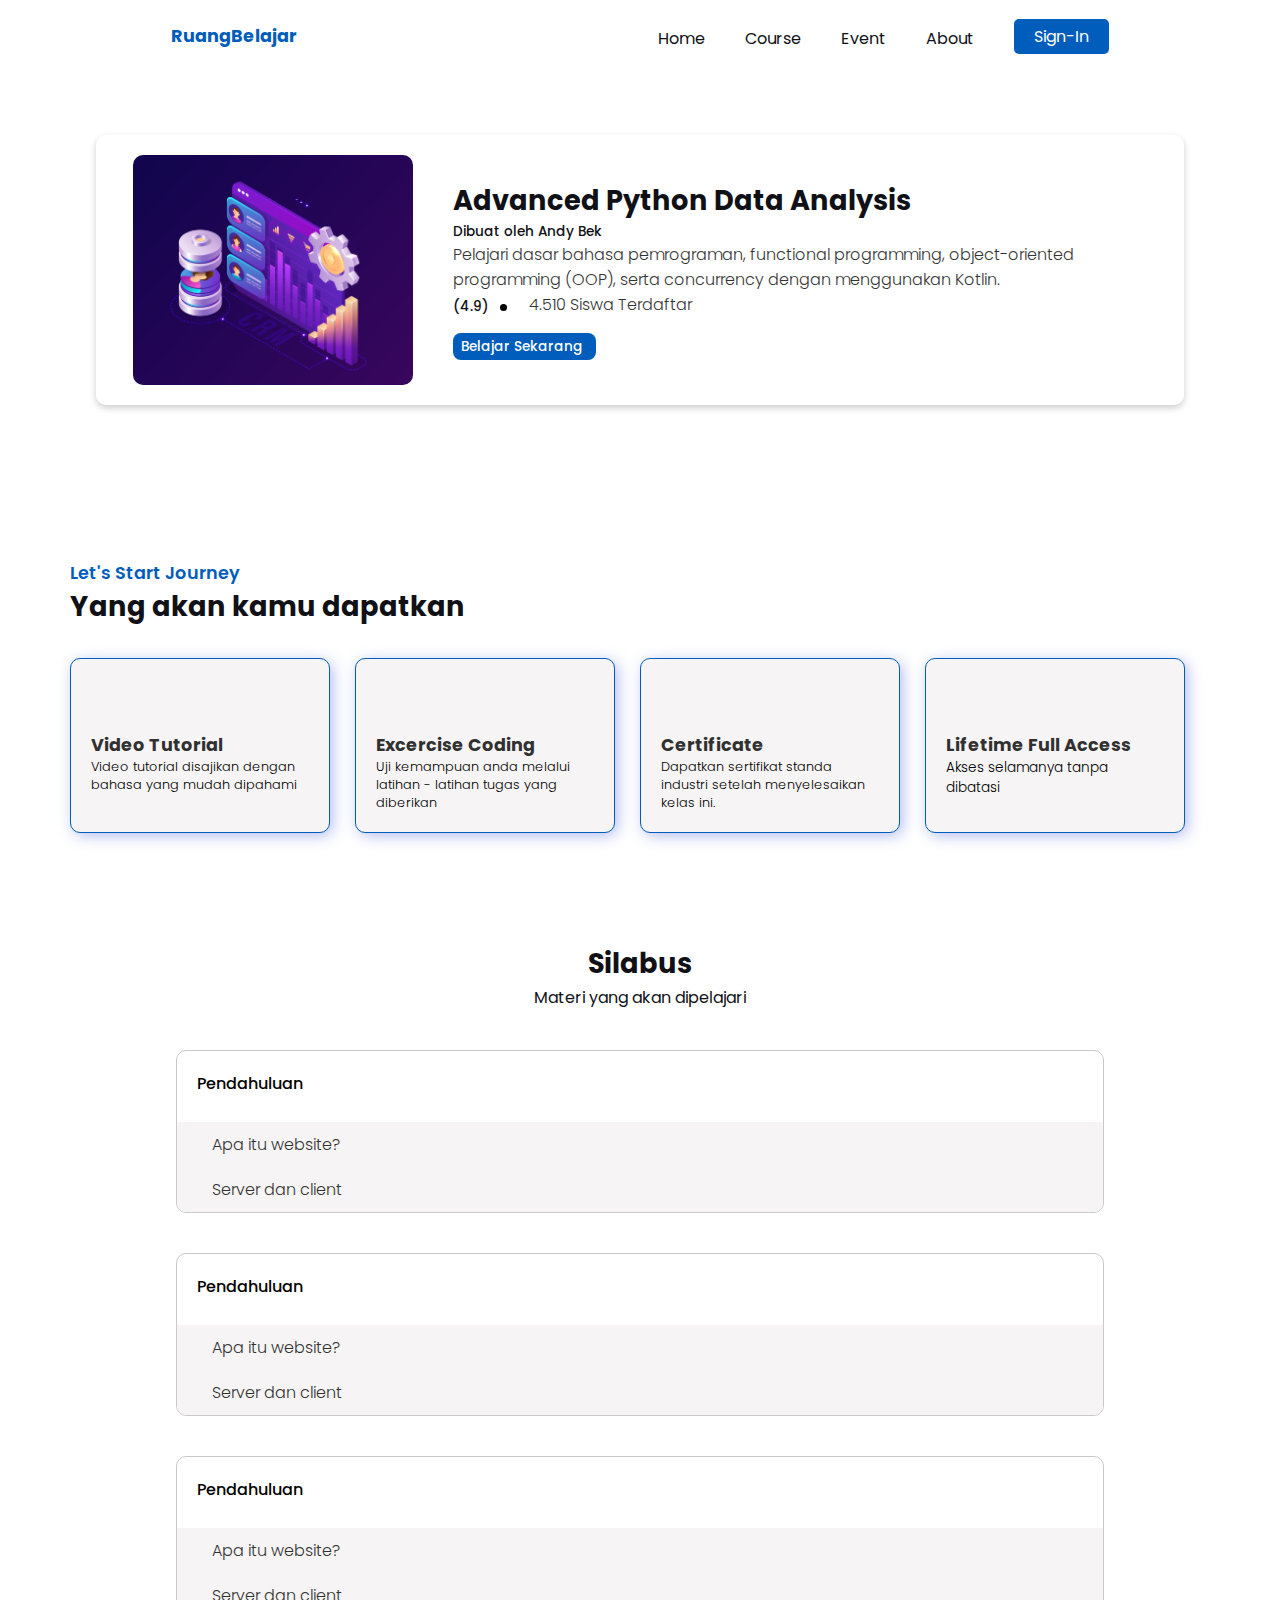
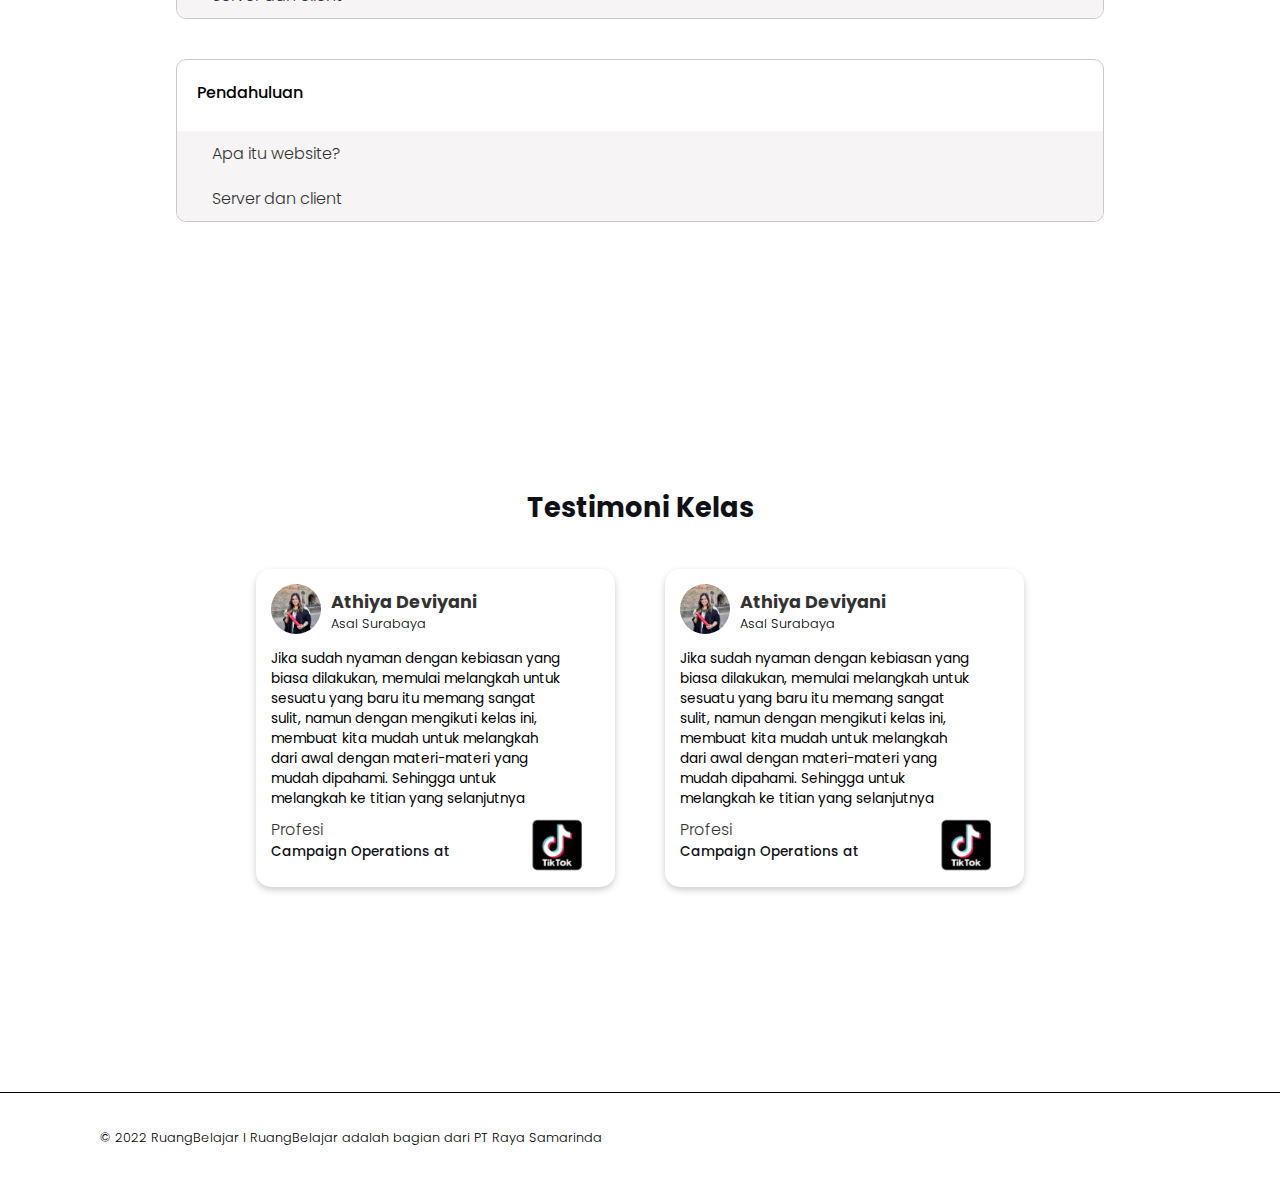
<file: card__5.html>
<!DOCTYPE html>
<html lang="en">
<head>
  <meta charset="UTF-8">
  <meta http-equiv="X-UA-Compatible" content="IE=edge">
  <meta name="viewport" content="width=device-width, initial-scale=1.0">
  <link rel="stylesheet" href="style.css">
  <link rel="icon" href="./img/icons.png" />
  <!--unicons-->
  <link rel="stylesheet" href="https://unicons.iconscout.com/release/v4.0.0/css/line.css">
  <link rel="stylesheet" href="https://unicons.iconscout.com/release/v4.0.0/css/solid.css">
  <title>Kelas Pemula</title>
</head>
<body>
    <!--navbar section-->
<div id="nav-placeholder">

</div>

<!--kelas section-->
  <div class="kelas__section">
    <div class="kelas__container">
      <img src="img/300ppi/Artboard 4.png" alt="">
      <div class="kelas__content">
        <div class="head">Advanced Python Data Analysis</div>
        <div class="p22">Dibuat oleh Andy Bek</div>
        <div class="p19">Pelajari dasar bahasa pemrograman, functional programming, object-oriented programming (OOP), serta concurrency dengan menggunakan Kotlin.</div>
        <div class="flash__star">
          <div class="p22">(4.9)</div>
          <i class="uis uis-star"></i>
          <i class="uis uis-star"></i>
          <i class="uis uis-star"></i>
          <i class="uis uis-star"></i>
          <i class="uis uis-star"></i>
          <div class="circle"></div>
          <i class="uil uil-user"></i>
          <div class="p19">4.510 Siswa Terdaftar</div>
        </div>
        <button class="btn-card">Belajar Sekarang<i class="uil uil-arrow-right"></i></button>
    </div>
    </div>
  </div>

  <!--benefit section-->
  <div class="benefit__section">
      <div class="p21">Let's Start Journey</div>
      <div class="head">Yang akan kamu dapatkan</div>
    <div class="benefit__container">
      <div class="benefit__item">
        <div class="benefit__head">
          <i class="uil uil-book"></i>
          <div class="header1">Video Tutorial</div>
        </div>
        <div class="p15">Video tutorial disajikan dengan bahasa yang mudah dipahami</div>
      </div>

      <div class="benefit__item">
        <div class="benefit__head">
          <i class="uil uil-book"></i>
          <div class="header1">Excercise Coding</div>
        </div>
        <div class="p15">Uji kemampuan anda melalui latihan - latihan tugas yang diberikan</div>
      </div>

      <div class="benefit__item">
        <div class="benefit__head">
          <i class="uil uil-book"></i>
          <div class="header1">Certificate</div>
        </div>
        <div class="p15">Dapatkan sertifikat standa industri setelah menyelesaikan kelas ini.</div>
      </div>

      <div class="benefit__item">
        <div class="benefit__head">
          <i class="uil uil-book"></i>
          <div class="header1">Lifetime Full Access</div>
        </div>
        <div class="p1">Akses selamanya tanpa dibatasi</div>
      </div>
    </div>
  </div>

  <!--silabus section-->
  <div class="silabus__section">
    <div class="silabus__head">
      <div class="head">Silabus</div>
      <div class="line">Materi yang akan dipelajari</div>
    </div>
    <div class="silabus__container">
      <div class="silabus__item">
        <div class="silabus1">
          <div class="p16">Pendahuluan</div>
          <div class="chevron1">
            <i class="uil uil-angle-down"></i>
          </div>
        </div>
        <div class="silabus1__line">
          <div class="silabus__line">
            <i class="uil uil-play"></i>
            <div class="p19">Apa itu website?</div>
          </div>
          <div class="silabus__line">
            <i class="uil uil-play"></i>
            <div class="p19">Server dan client</div>
          </div>
        </div>
      </div>
    </div>

    <div class="silabus__container">
      <div class="silabus__item">
        <div class="silabus2">
          <div class="p16">Pendahuluan</div>
          <div class="chevron2">
            <i class="uil uil-angle-down"></i>
          </div>
        </div>
        <div class="silabus2__line">
          <div class="silabus__line">
            <i class="uil uil-play"></i>
            <div class="p19">Apa itu website?</div>
          </div>
          <div class="silabus__line">
            <i class="uil uil-play"></i>
            <div class="p19">Server dan client</div>
          </div>
        </div>
      </div>
    </div>

    <div class="silabus__container">
      <div class="silabus__item">
        <div class="silabus3">
          <div class="p16">Pendahuluan</div>
          <div class="chevron3">
            <i class="uil uil-angle-down"></i>
          </div>
        </div>
        <div class="silabus3__line">
          <div class="silabus__line">
            <i class="uil uil-play"></i>
            <div class="p19">Apa itu website?</div>
          </div>
          <div class="silabus__line">
            <i class="uil uil-play"></i>
            <div class="p19">Server dan client</div>
          </div>
        </div>
      </div>
    </div>

    <div class="silabus__container">
      <div class="silabus__item">
        <div class="silabus4">
          <div class="p16">Pendahuluan</div>
          <div class="chevron4">
            <i class="uil uil-angle-down"></i>
          </div>
        </div>
        <div class="silabus4__line">
          <div class="silabus__line">
            <i class="uil uil-play"></i>
            <div class="p19">Apa itu website?</div>
          </div>
          <div class="silabus__line">
            <i class="uil uil-play"></i>
            <div class="p19">Server dan client</div>
          </div>
        </div>
      </div>
    </div>
  </div>

  <div class="tesevent__section">
    <div class="head">Testimoni Kelas</div>
    <div class="tesevent__container">
      <div class="tesevent__item">
        <div class="tesevent__head">
          <img src="img/kisah-athiya-deviyani-mahasiswi-cantik-yang-bergabung-di-apple-5iw3YF4ZkA.jpg" alt="">
          <div class="tesevent__head1">
            <p class="header1">Athiya Deviyani</p>
            <p class="p15">Asal Surabaya</p>
          </div>
        </div>
        <div class="tesevent__content">
          <p>Jika sudah nyaman dengan kebiasan yang biasa dilakukan, memulai melangkah untuk sesuatu yang baru itu memang sangat sulit, namun dengan mengikuti kelas ini, membuat kita mudah untuk melangkah dari awal dengan materi-materi yang mudah dipahami. Sehingga untuk melangkah ke titian yang selanjutnya</p>
        </div>
        <div class="tesevent__line">
          <div class="tesevent__line1">
            <p class="p19">Profesi</p>
            <p class="p22">Campaign Operations at</p>
          </div>
          <img src="img/image 2.png" alt="">
        </div>
      </div>

      <div class="tesevent__item">
        <div class="tesevent__head">
          <img src="img/kisah-athiya-deviyani-mahasiswi-cantik-yang-bergabung-di-apple-5iw3YF4ZkA.jpg" alt="">
          <div class="tesevent__head1">
            <p class="header1">Athiya Deviyani</p>
            <p class="p15">Asal Surabaya</p>
          </div>
        </div>
        <div class="tesevent__content">
          <p>Jika sudah nyaman dengan kebiasan yang biasa dilakukan, memulai melangkah untuk sesuatu yang baru itu memang sangat sulit, namun dengan mengikuti kelas ini, membuat kita mudah untuk melangkah dari awal dengan materi-materi yang mudah dipahami. Sehingga untuk melangkah ke titian yang selanjutnya</p>
        </div>
        <div class="tesevent__line">
          <div class="tesevent__line1">
            <p class="p19">Profesi</p>
            <p class="p22">Campaign Operations at</p>
          </div>
          <img src="img/image 2.png" alt="">
        </div>
      </div>
    </div>
  </div>

  <div id="footer-placeholder">

  </div>

  <script src="https://code.jquery.com/jquery-3.6.0.js"></script>
  <script src="main.js"></script>
</body>
</html>
</file>
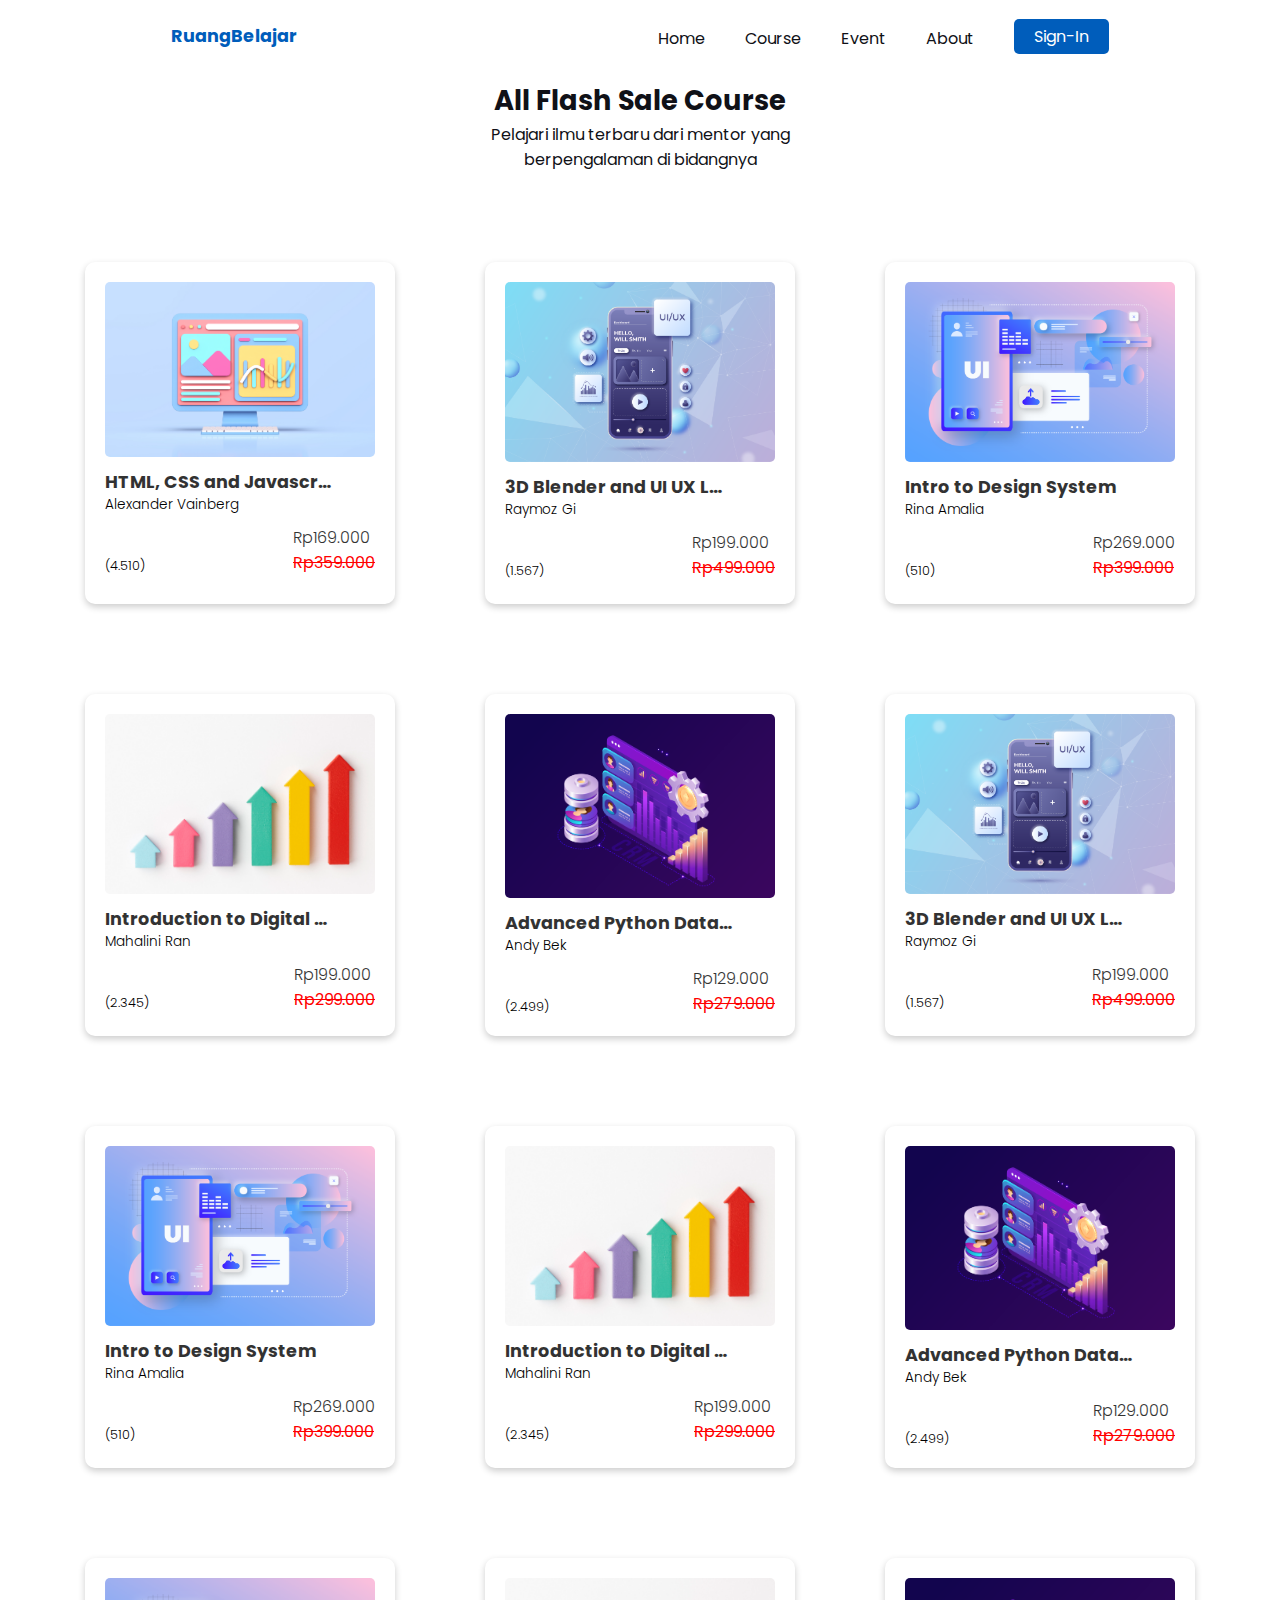
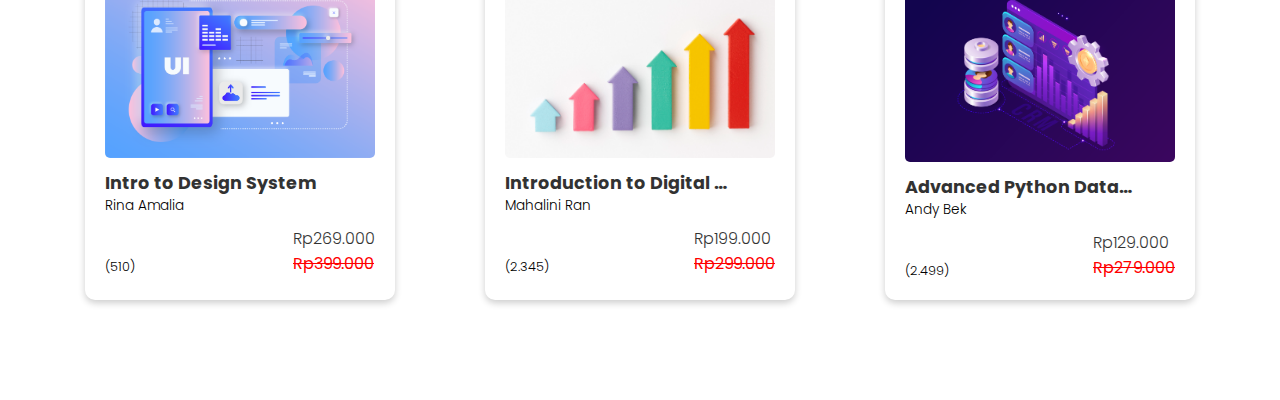
<file: flashSale.html>
<!DOCTYPE html>
<html lang="en">
<head>
  <meta charset="UTF-8">
  <meta http-equiv="X-UA-Compatible" content="IE=edge">
  <meta name="viewport" content="width=device-width, initial-scale=1.0">

  <title>Document</title>
</head>
<body>
    <!--navbar section-->
    <div id="nav-placeholder">
   
    </div>

    <div class="flashSale__section">
      <div class="flashSale__content">
        <div class="head">All Flash Sale Course</div>
        <div class="line">Pelajari ilmu terbaru dari mentor yang
          berpengalaman di bidangnya</div>
      </div>
      <div class="flashSale__container">
        <a href="card__1.html" class="flash__item">
          <img class ="flash__card" src="img/300ppi/item-1.jpg" alt=""> 
          <h1 class="header1">HTML, CSS and Javascript</h1>
          <p class="p1">Alexander Vainberg</p>
          <div class="flash__line">
           <div class="flash__star">
             <i class="uis uis-star"></i>
             <i class="uis uis-star"></i>
             <i class="uis uis-star"></i>
             <i class="uis uis-star"></i>
             <i class="uis uis-star"></i>
             <div class="p15">(4.510)</div>
           </div>
           <div class="flash__price">
             <div class="p19">Rp169.000</div>
             <div class="p18">Rp359.000</div>
           </div>
          </div>
        </a>

        <a href="card__2.html" class="flash__item">
            <img class ="flash__card" src="img/300ppi/ui.png" alt=""> 
            <h1 class="header1">3D Blender and UI UX Landing Page</h1>
            <p class="p1">Raymoz Gi</p>
            <div class="flash__line">
              <div class="flash__star">
                <i class="uis uis-star"></i>
                <i class="uis uis-star"></i>
                <i class="uis uis-star"></i>
                <i class="uis uis-star"></i>
                <i class="uis uis-star"></i>
                <div class="p15">(1.567)</div>
              </div>
              <div class="flash__price">
                <div class="p19">Rp199.000</div>
                <div class="p18">Rp499.000</div>
              </div>
             </div>
          </a>
  
          <a href="card__3.html" class="flash__item" >
            <img class ="flash__card" src="img/300ppi/ui1.png "> 
            <h1 class="header1">Intro to Design System</h1>
            <p class="p1">Rina Amalia</p>
            <div class="flash__line">
              <div class="flash__star">
                <i class="uis uis-star"></i>
                <i class="uis uis-star"></i>
                <i class="uis uis-star"></i>
                <i class="uis uis-star"></i>
                <i class="uis uis-star"></i>
                <div class="p15">(510)</div>
              </div>
              <div class="flash__price">
                <div class="p19">Rp269.000</div>
                <div class="p18">Rp399.000</div>
              </div>
             </div>
            </a>

         <a href="card__4.html" class="flash__item" >
            <img class ="flash__card" src="img/flat-lay-statistics-presentation-with-chart-arrows.jpg" alt=""> 
            <h1 class="header1">Introduction to Digital Marketing</h1>
            <p class="p1">Mahalini Ran</p>
            <div class="flash__line">
              <div class="flash__star">
                <i class="uis uis-star"></i>
                <i class="uis uis-star"></i>
                <i class="uis uis-star"></i>
                <i class="uis uis-star"></i>
                <i class="uis uis-star"></i>
                <div class="p15">(2.345)</div>
              </div>
              <div class="flash__price">
                <div class="p19">Rp199.000</div>
                <div class="p18">Rp299.000</div>
              </div>
             </div>
          </a>
           
          <a href="card__5.html" class="flash__item" >
              <img class ="flash__card" src="img/300ppi/Artboard 4.png" alt=""> 
              <h1 class="header1">Advanced Python Data Analysis</h1>
              <p class="p1">Andy Bek</p>
              <div class="flash__line">
                <div class="flash__star">
                  <i class="uis uis-star"></i>
                  <i class="uis uis-star"></i>
                  <i class="uis uis-star"></i>
                  <i class="uis uis-star"></i>
                  <i class="uis uis-star"></i>
                  <div class="p15">(2.499)</div>
                </div>
                <div class="flash__price">
                  <div class="p19">Rp129.000</div>
                  <div class="p18">Rp279.000</div>
                </div>
               </div>
          </a>


          <a href="card__2.html" class="flash__item">
            <img class ="flash__card" src="img/300ppi/ui.png" alt=""> 
            <h1 class="header1">3D Blender and UI UX Landing Page</h1>
            <p class="p1">Raymoz Gi</p>
            <div class="flash__line">
              <div class="flash__star">
                <i class="uis uis-star"></i>
                <i class="uis uis-star"></i>
                <i class="uis uis-star"></i>
                <i class="uis uis-star"></i>
                <i class="uis uis-star"></i>
                <div class="p15">(1.567)</div>
              </div>
              <div class="flash__price">
                <div class="p19">Rp199.000</div>
                <div class="p18">Rp499.000</div>
              </div>
             </div>
          </a>

      
    <a href="card__3.html" class="flash__item" >
      <img class ="flash__card" src="img/300ppi/ui1.png "> 
      <h1 class="header1">Intro to Design System</h1>
      <p class="p1">Rina Amalia</p>
      <div class="flash__line">
        <div class="flash__star">
          <i class="uis uis-star"></i>
          <i class="uis uis-star"></i>
          <i class="uis uis-star"></i>
          <i class="uis uis-star"></i>
          <i class="uis uis-star"></i>
          <div class="p15">(510)</div>
        </div>
        <div class="flash__price">
          <div class="p19">Rp269.000</div>
          <div class="p18">Rp399.000</div>
        </div>
       </div>
      </a>

   <a href="card__4.html" class="flash__item" >
      <img class ="flash__card" src="img/flat-lay-statistics-presentation-with-chart-arrows.jpg" alt=""> 
      <h1 class="header1">Introduction to Digital Marketing</h1>
      <p class="p1">Mahalini Ran</p>
      <div class="flash__line">
        <div class="flash__star">
          <i class="uis uis-star"></i>
          <i class="uis uis-star"></i>
          <i class="uis uis-star"></i>
          <i class="uis uis-star"></i>
          <i class="uis uis-star"></i>
          <div class="p15">(2.345)</div>
        </div>
        <div class="flash__price">
          <div class="p19">Rp199.000</div>
          <div class="p18">Rp299.000</div>
        </div>
       </div>
    </a>
     
    <a href="card__5.html" class="flash__item" >
        <img class ="flash__card" src="img/300ppi/Artboard 4.png" alt=""> 
        <h1 class="header1">Advanced Python Data Analysis</h1>
        <p class="p1">Andy Bek</p>
        <div class="flash__line">
          <div class="flash__star">
            <i class="uis uis-star"></i>
            <i class="uis uis-star"></i>
            <i class="uis uis-star"></i>
            <i class="uis uis-star"></i>
            <i class="uis uis-star"></i>
            <div class="p15">(2.499)</div>
          </div>
          <div class="flash__price">
            <div class="p19">Rp129.000</div>
            <div class="p18">Rp279.000</div>
          </div>
         </div>
    </a>


      
    <a href="card__3.html" class="flash__item" >
      <img class ="flash__card" src="img/300ppi/ui1.png "> 
      <h1 class="header1">Intro to Design System</h1>
      <p class="p1">Rina Amalia</p>
      <div class="flash__line">
        <div class="flash__star">
          <i class="uis uis-star"></i>
          <i class="uis uis-star"></i>
          <i class="uis uis-star"></i>
          <i class="uis uis-star"></i>
          <i class="uis uis-star"></i>
          <div class="p15">(510)</div>
        </div>
        <div class="flash__price">
          <div class="p19">Rp269.000</div>
          <div class="p18">Rp399.000</div>
        </div>
       </div>
      </a>

   <a href="card__4.html" class="flash__item" >
      <img class ="flash__card" src="img/flat-lay-statistics-presentation-with-chart-arrows.jpg" alt=""> 
      <h1 class="header1">Introduction to Digital Marketing</h1>
      <p class="p1">Mahalini Ran</p>
      <div class="flash__line">
        <div class="flash__star">
          <i class="uis uis-star"></i>
          <i class="uis uis-star"></i>
          <i class="uis uis-star"></i>
          <i class="uis uis-star"></i>
          <i class="uis uis-star"></i>
          <div class="p15">(2.345)</div>
        </div>
        <div class="flash__price">
          <div class="p19">Rp199.000</div>
          <div class="p18">Rp299.000</div>
        </div>
       </div>
    </a>
     
    <a href="card__5.html" class="flash__item" >
        <img class ="flash__card" src="img/300ppi/Artboard 4.png" alt=""> 
        <h1 class="header1">Advanced Python Data Analysis</h1>
        <p class="p1">Andy Bek</p>
        <div class="flash__line">
          <div class="flash__star">
            <i class="uis uis-star"></i>
            <i class="uis uis-star"></i>
            <i class="uis uis-star"></i>
            <i class="uis uis-star"></i>
            <i class="uis uis-star"></i>
            <div class="p15">(2.499)</div>
          </div>
          <div class="flash__price">
            <div class="p19">Rp129.000</div>
            <div class="p18">Rp279.000</div>
          </div>
         </div>
    </a>

    <script src="https://code.jquery.com/jquery-3.6.0.js"></script>
    <script src="main.js"></script>
</body>
</html>
</file>
<file: style.css>
@import url('https://fonts.googleapis.com/css2?family=Poppins:ital,wght@0,100;0,200;0,300;0,400;0,500;0,600;0,700;0,800;0,900;1,100;1,200;1,300;1,400;1,500;1,600;1,700;1,800;1,900&display=swap');

:root{
  --header-height: 4.5rem;

  --first-color: #101117;
  --first-color-second: #f6f4f4;
  --second-color:#005DBB;
  --second-color-second: #FFD600;
  --container-color: #fff;
  --body-font: 'Poppins', sans-serif;


  --big-font-size: 4rem;
  --h1-font-size: 2.5rem;
  --h2-font-size: 1.7rem;
  --h3-font-size: 1.1rem;
  --normal-font-size: 1 rem;
  --small-font-size: .85rem;
  --smaller-font-size: .8rem;

  /*========== Font weight ==========*/
  --font-medium: 500;
  --font-semi-bold: 600;

  /*========== Margenes Bottom ==========*/
  /* .25rem = 4px, .5rem = 8px, .75rem = 12px ... */
  --mb-0-25: .25rem;
  --mb-0-5: .5rem;
  --mb-0-75: .75rem;
  --mb-1: 1rem;
  --mb-1-5: 1.5rem;
  --mb-2: 2rem;
  --mb-2-5: 2.5rem;
  --mb-3: 3rem;

  /*========== z index ==========*/
  --z-tooltip: 10;
  --z-fixed: 100;
  --z-modal: 1000;
}


*{
  box-sizing: border-box;
  margin: 0;
  padding: 0;
}
body{
  background-color: var(--container-color);
  font-family: var(--body-font);
  scroll-behavior: smooth;
  overflow-x: hidden;
}
ul{
  list-style: none;
}

a{
  text-decoration: none;
  color: #000;
}
a:active{
  color: #000;
}
a:hover{
  color: #000;
}

.head{
  font-size: var(--h2-font-size);
  font-weight: 700;
  color: var(--first-color);
}

.header2{
  z-index: -100;
  font-size: var(--h2-font-size);
  font-weight: 600;
  color: var(--first-color);
}

.line{
  font-size: var(--normal-font-size);
  font-weight: 400;
  color: var(--first-color);
}

.uil-bars{
  color: var(--second-color);
}

.mobile-nav{
  z-index: var(--z-fixed);
  display: none;
}
.btn-sign{
  font-family: 'Poppins', sans-serif;
  font-size: var(--normal-font-size);
  color: var(--container-color);
  background-color: var(--second-color);
  outline: none;
  border: none;
  border-radius: 5px;
  padding: 5px 20px 5px 20px;
  margin-left: 20px;
}
.nav__container{
  position: fixed;
  width: 100%;
  height: var(--header-height);
  background-color: var(--container-color);
  display: flex;
  justify-content: space-around;
  align-items: center;
  z-index: var(--z-modal);
}

.nav__menu ul{
  z-index: var(--z-tooltip);
  display: flex;
  justify-content: center;
  align-items: center;
}


.nav__menu li{
  padding: 0 20px;
}

.nav__logo{
  z-index: var(--z-modal);
  color: var(--second-color);
  font-weight: 700;
  font-size: var(--h3-font-size);
}


.nav__link{
  transform: translateY(0.6em);
  transition: transform .6s;
  color: var(--first-color);
  display: flex;
  flex-direction: column-reverse;
  align-items: center;
}
.nav__link::before{  
  content: '';
  border-radius: 50%;
  margin-top: 5px;
  display: inline-block;
  width: 0.6em;
  height: 0.6em;
  background-color: var(--second-color);
  opacity: 0;
  transition: opacity .3s;
}
.nav__link:hover{
  transform: none;
}
.nav__link:hover:before{
  opacity: 1;
}
.nav__link:active{
  color: #005DBB;
}

h1{
  font-size: var(--big-font-size);
  color: var(--container-color);
}
.btn-nav{
  font-family: Poppins, "sans-serif";
  margin-left: 2rem;
  margin-top: 1rem;
  margin-bottom: 1rem;  padding: 0.3rem 1.3rem;
  background-color: var(--second-color);
  border: none;
  display: flex;
  justify-content: center;
  align-items: center;
  border-radius: 0.5rem;
  font-weight: 500;
  font-size: var(--small-font-size);
  color: var(--container-color);
  cursor: pointer;
}
.btn-nav i{
  font-size: 1.6em;
  transition: 0.3s ease;
}
.btn-nav:hover i {
  transform: translateX(2px);
}
.home__section{
  height: 100vh;
  background-color: var(--second-color);
  display: flex;
  justify-content: center;
  align-items: center;
 padding-top: 0px;
}
.home__container{
  margin-left: 100px;
  display: grid;
  grid-template-columns: 1fr 1fr;
  width:80%;
}

.home__content{
  color: #fff;
  display: flex;
  flex-direction: column;
  justify-content: center;
  align-items: flex-start;
}
.home__content h1{
  font-size: var(--big-font-size);
  line-height: 70px;
}

.home__content p{
  margin-top: 10px;
  width: 100%;
  font-size: var(--h3-font-size);
  font-weight: 100;
  color: var(--first-color-second);
}


.home__img img{
  margin-top: 80px;
  width: 550px;
}

.home__icon{
  margin-top: 10px;
}

 .btn-home{
  font-family: Poppins, "sans-serif";
  margin-top: 1rem;
  margin-bottom: 1rem;  padding: 0.3rem 1.3rem;
  background-color: var(--second-color-second);
  border: none;
  display: flex;
  justify-content: center;
  align-items: center;
  border-radius: 0.5rem;
  font-weight: 600;
  font-size: var(--normal-font-size);
  color: var(--second-color);
  transform: translateX(0);
  cursor: pointer;
  opacity: 1;
}

.btn-home i{
  font-size: 1.6em;
  transition: .3s ease;
}
.btn-home:hover i{
  transform: translateX(5px);
}

.uil{
  font-size: 20px;
  font-weight: 600;
  margin-left: 5px
}

.home__item{
  position: relative;
}

.promosi__section{
  display: flex;
  justify-content: center;
  align-items: center;
  flex-direction: column;
  height: 90vh;
  background: linear-gradient(
    to bottom, 
    #f6f4f4 0%, 
    #f6f4f4 70%, 
    #005dbb80 40% 
  );
}

.promosi__container{
  margin-top: 70px;
  display: grid;
  width: 70%;
  column-gap: 50px;
  grid-template-columns:  1fr 1fr 1fr;
}

.promosi__item{
  padding: 20px;
  background-color: var(--first-color-second);
  border: 1px solid var(--second-color);
  border-radius: 10px;
  box-shadow: 3px 3px 15px -1px rgba(74,97,217,0.46);
-webkit-box-shadow: 3px 3px 15px -1px rgba(74,97,217,0.46);
-moz-box-shadow: 3px 3px 15px -1px rgba(74,97,217,0.46);
}



.header1{
  z-index: -1;
  margin-top: 5px;
  font-size: var(--h3-font-size);
  font-weight: 700;
  color: #000;
  opacity: 80%;
  white-space: nowrap;
  overflow: hidden;
  text-overflow: ellipsis;
  cursor: pointer;
}
.uil-user-md{
  font-size: var(--h1-font-size);
  color: var(--second-color);
}

.uil-books{
  font-size: var(--h1-font-size);
  color: var(--second-color);
}

.uil-coins{
  font-size: var(--h1-font-size);
  color: var(--second-color);
}

.p1{
  font-size: var(--small-font-size);
  font-weight: 300;
}
.p13{
  font-size: var(--small-font-size);
  font-weight: 300;
  color: var(--container-color);
  margin-bottom: 10px;
}
.flash__section{
  width: 100%;
  height: auto;
display: flex;
flex-direction: column;
padding-top: 50px;
align-items: center;
}
.flash__content{
  width: 90%;
  display: flex;
  flex-direction: row;
  justify-content: space-between;
  align-items: center;
}
.uis-star{
  color: var(--second-color-second);
}
.flash__container{
  display: grid;
 grid-template-columns: 1fr;
 align-items: center;
 width: 85%;
  transition: .5s all ease-out;
}

.flash__item{
  padding: 20px;
  margin: 20px;
  background-color:var(--container-color);
  border-radius: 10px;
  width: 310px;
  box-shadow: 0px 3px 7px 0px rgba(0, 0, 0, 0);
-webkit-box-shadow: 0px 3px 7px 0px rgba(0, 0, 0, 0.2);
-moz-box-shadow: 0px 3px 7px 0px rgba(0, 0, 0, 0);
}
.flash__item .header1{
  width: 230px;
}
.flash__card{
  width: 100%;
  object-fit: cover;
  border-radius: 5px;
}

.flash__line{
  display: flex;
  flex-direction: row;
  justify-content: space-between;
  margin-top: 10px;
}
.flash__star{
  display: flex;
  flex-direction: row;
  align-items: flex-end;
}
.p18{
  font-size: var(--normal-font-size);
  color: red;
  text-decoration: line-through;
}
.p19{
  font-size: var(--normal-font-size);
  font-weight: 300;
  opacity: 80%;
}
.uil-arrow-circle-right{
  display: flex;
  align-items: center;
  font-size: 2.5rem;
  background-color: var(--container-color);
  font-weight: 800;
  border-radius: 50%;
  color: var(--second-color);
  box-shadow: 0px 3px 7px 0px rgba(0, 0, 0, 0);
  -webkit-box-shadow: 0px 3px 7px 0px rgba(0, 0, 0, 0.4);
  -moz-box-shadow: 0px 3px 7px 0px rgba(0, 0, 0, 0);
}
.uil-arrow-circle-left{
  display: flex;
  align-items: center;
  font-size: 2.5rem;
  font-weight: 800;
  background-color: var(--container-color);
  border-radius: 50%;
  color: var(--second-color);
  box-shadow: 0px 3px 7px 0px rgba(0, 0, 0, 0);
  -webkit-box-shadow: 0px 3px 7px 0px rgba(0, 0, 0, 0.4);
  -moz-box-shadow: 0px 3px 7px 0px rgba(0, 0, 0, 0);
}
.gabung__section{
  height: 90vh;
  background-color: var(--second-color);
  border-radius: 70px 70px 0 0;
  display: flex;
  flex-direction: column;
  align-items: center;
}
.gabung__content{
  display: flex;
  flex-direction: column;
  justify-content: center;
  align-items: center;
  margin-top: 30px;
}
.gabung__container{
  margin-top: 30px;
  display: grid;
  grid-template-columns:  1fr 1fr;
  width: 50%;
  column-gap: 50px;
}

.gabung__item{
  padding:20px;
  background-color: var(--container-color);
  border: 1px solid var(--second-color);
  border-radius: 10px;
}

.uil-book-reader{
  font-size: 6rem;
  color: var(--second-color-second);
}

.gabung__icon{
  width: 100px;
}

.btn-gabung{
  font-family: Poppins, "sans-serif";
  margin-top: 10px;
  padding-left: 0.25rem;
  padding-right: 0.25rem;
  background-color: var(--second-color);
  border: none;
  display: flex;
  justify-content: center;
  align-items: center;
  border-radius: 0.2rem;
  font-weight: 400;
  font-size: var(--smaller-font-size);
  color: var(--container-color);
}
.btn-gabung i{
  font-size: 1.6em;
  transition: 0.3s ease;
}
.btn-gabung:hover i {
  transform: translateX(2px);
}
.alumni__section{
  display: flex;
  justify-content: center;
  align-items: center;
  flex-direction: column;
  height: 90vh;
}

.alumni__item{
  padding-top: 30px;
  display: grid;
  grid-template-columns: 1fr 1fr;
  column-gap: 10px;
}
.alumni__img{
  width: 450px;
}

.footer__section{
  height: 40vh;
  padding-top: 40px;
  display: flex;
  flex-direction: row;
  justify-content: space-around;

  bottom: 0;
}
.footer__container{
  width: 50%;
  display: flex;
  justify-content: space-between;
}
.footer__content{
  width: 25%;
  margin-right: 100px;
  margin-left: 60px;
}
.end{
  height: 10vh;
  background-color: var(--container-color);
  border-top: 1px solid #000;
}
.footer__end{
  height: 10vh;
  position: absolute;
  margin-left: 100px;
  font-weight: 300;
  font-size: var(--smaller-font-size);
  display: flex;
  justify-content: center;
  align-items: center;
}

.sale__section{
  display: flex;
  overflow: auto;
  scroll-snap-type: x mandatory;
  height: 100vh;
  overflow: hidden;
}
.sale__section::-webkit-scrollbar{
  width: 0;
}
#sale__item{
  min-width: 100%;
  scroll-snap-align: start;
}
.sale__head{
text-align: center;
}
.sale1{
  color: #000;
  background-color: var(--second-color-second);
  position: relative;
  display: flex;
  justify-content: space-between;
  align-items: center;
}
.sale1 img{
  margin-top: 30px;
  width: 800px;
  position: absolute;
}
.sale__content1{
  margin-left: 800px;
}
.sale__content1 h1{
  color: var(--second-color);
}
.sale__content1 input{
  position: relative;
  font-family: Poppins, 'sans-serif';
  display: inline-block;
  font-size: var(--small-font-size);
  box-sizing: border-box;
}

.sale__content1 input[type="text"]{
  background-color: var(--container-color);
  width: 270px;
  height: 40px;
  border: none;
  outline: none;
  padding: 0 25px;
  border-radius: 10px 0 0 10px;
}
.sale__content1 input[type="submit"]{
  position: relative;
  left: -5px;
  border-radius: 0 10px 10px 0;
  width: 90px;
  height: 40px;
  border: none;
  outline: none;
  cursor: pointer;
  background-color: var(--second-color);
  color: var(--container-color);
}
.sale2{
  background-color: var(--second-color);
}

.p14{
  color: var(--container-color);
  font-weight: 600;
  margin-top: 10px;
  font-size: var(--h3-font-size);
}
.p20{
  color: var(--second-color);
  width: 30%;
  background-color:#fff;
  opacity: 100%;
  display: flex;
  justify-content: center;
  border-radius: 5px;
  padding: 2px;
  margin-top: 5px;
  font-size: var(--normal-font-size);
  font-weight: 700;
}
.p22{
  color: var(--first-color);
  font-size: var(--small-font-size);
  font-weight: 500;
}
.p12{
  color: var(--second-color);
  display: flex;
  justify-content: center;
  margin-top: 5px;
  font-size: var(--normal-font-size);
  font-weight: 700;
}


.event__section{
  width: 100%;
  height: 100vh;
  background-color: var(--second-color);
  display: grid;
  grid-template-columns: 1fr 0.6fr;
  column-gap: 50px;
}

.event__img{
  width: 100%;
  height: 100%;
}

.event__img > img{
  width: 100%;
  height: 100%;
  object-fit: cover;
}

.event__content{
  display: flex;
  justify-content: center;
  flex-direction: column;
  margin-left:5rem;
}

.event__btn{
  font-size: var(--h3-font-size);
  font-weight: 700;
  background-color: var(--second-color-second);
  width: 30%;
  display: flex;
  justify-content: center;
  padding: 5px;
  border-radius: 5px;
  margin-bottom: 10px;
  color: var(--second-color);
}

.upcoming__section{
  height: 120vh;
  display: flex;
  justify-content: center;
  align-items: center;
  flex-direction: column;
}
.upcoming__container{
  margin-top: 20px;
  display: flex;
  flex-direction: row;
}
.upcoming__item{
  border-radius: 18px;
  overflow: hidden;
  margin: 30px;
  max-width: 320px;
  box-shadow: 0px 3px 7px 0px rgba(0, 0, 0, 0);
  -webkit-box-shadow: 0px 3px 7px 0px rgba(0, 0, 0, 0.2);
  -moz-box-shadow: 0px 3px 7px 0px rgba(0, 0, 0, 0);
}
hr{
  border-top: 1.5px solid black;
  opacity: 15%;
  margin-top: 10px;
}
.upcoming__item > img{
  width: 320px;
  height: 200px;
  object-fit: cover;
  object-position: 0% 20%;
}

.upcoming__content{
  padding: 10px;
  margin: 5px;
}

.p15{
  font-size: var(--smaller-font-size);
  font-weight: 300;
}

.upcoming__line{
  margin-top: var(--mb-1);
  display: flex;
  justify-content: space-between;
}

.upcoming__line1{
  display: flex;
  justify-content: space-between;
}

.p16{
  font-weight: 500;
}

.p17{
  font-weight: 700;
  color: var(--second-color);
}
.p21{
  font-weight: 600;
  color: var(--second-color);
  font-size: var(--h3-font-size);
  text-decoration: none;
}
.kategori__section{
  height: 70vh;
  background-color: var(--container-color);
  display: flex;
  flex-direction: column;
  justify-content: flex-start;
  padding: 70px;
}
.kategori__container{
  margin-top: 50px;
  display: grid;
  width: 100%;
  column-gap: 20px;
  grid-template-columns:  1fr 1fr 1fr 1fr;
}
.kategori__item{
  padding: 15px;
  width: 230px;
  background-color: var(--first-color-second);
  border: 1px solid var(--second-color);
  border-radius: 10px;
  box-shadow: 3px 3px 15px -1px rgba(74,97,217,0.46);
}
.uil-vector-square{
  color: var(--second-color);
  font-size: var(--h1-font-size);
}
.kategori__line{
  display: flex;
  flex-direction: row;
  justify-content: space-between;
  align-items: center;
}
.kategori__line i{
  font-size: var(--h2-font-size);
  transition: transform .6s;
}
.kategori__line:hover i{
  transform: translateX(5px);
}
.kategori__content{
  width: 40%;

}
.tesevent__section{
  height: 90vh;
  display: flex;
  flex-direction: column;
  justify-content: center;
  align-items: center;
}
.tesevent__container{
  display: grid;
  grid-template-columns: 1fr 1fr;
  column-gap: 50px;
  width: 60%;
}
.tesevent__item{
  margin-top: 40px;
  padding: 15px;
  border-radius: 15px;
  box-shadow: 0px 3px 7px 0px rgba(0, 0, 0, 0);
  -webkit-box-shadow: 0px 3px 7px 0px rgba(0, 0, 0, 0.2);
  -moz-box-shadow: 0px 3px 7px 0px rgba(0, 0, 0, 0);
}
.tesevent__head{
  display: flex;
  margin-bottom: 15px;
}
.tesevent__head1{
  margin-left: 10px;
}
.tesevent__head > img{
  border-radius: 100%;
  object-fit: cover;
  width: 50px;
  height: 50px;
}
.tesevent__content > p{
  font-size: var(--small-font-size);
  margin-bottom: 8px;
  width: 90%;
}
.tesevent__line{
  display: flex;
  flex-direction: row;
  justify-content: space-between;
}
.tesevent__line >img{
  width: 80px;
}
.grow__section{
  padding: 120px 0px 40px 0px;
  height: auto;
  display: flex;
  align-items: center;
  flex-direction: column;
  justify-content: center;
}
.grow__content{
  display: flex;
  align-items: center;
  justify-content: center;
  flex-direction: column;
  text-align: center;
  width: 35%;
}
.grow__container{
  width: 60%;
  display: grid;
  grid-template-columns: 1fr 1fr;
  margin-right: 100px;
}
.grow__container img{
  width: 500px;
}
.grow__line{
  display: grid;
  grid-template-columns: 1fr 1fr 1fr;
  width: 50%;
  text-align: center;
  margin-top: 20px;
}
.p23{
  font-size: var(--h2-font-size);
  color:var(--second-color);
  font-weight: 500;
}
.misi__section{
  height: 90vh;
  display: grid;
  grid-template-columns: 0.5fr 1fr;
  align-items: center;
  margin-left: 70px;
  width: 80%;
}
.kelas__section{
  height: 60vh;
  display: flex;
  flex-direction: column;
  justify-content: center;
  align-items: center;
}
.kelas__container img{
  width: 280px;
  height: 230px;
  border-radius: 10px;
  object-fit: cover;
}
.kelas__container{
  display: flex;
  flex-direction: row;
  justify-content: center;
  align-items: center;
  padding: 20px;
  width: 85%;
  box-shadow: 0px 3px 7px 0px rgba(0, 0, 0, 0);
  -webkit-box-shadow: 0px 3px 7px 0px rgba(0, 0, 0, 0.2);
  -moz-box-shadow: 0px 3px 7px 0px rgba(0, 0, 0, 0);
  border-radius: 10px;
}
.kelas__content{
  width: 70%;
  padding-left: 40px;
}
.circle{
  width: 7px;
  height: 7px;
  background-color: #000;
  border-radius: 50%;
  margin: 6px 12px 6px 12px;
}
.uil-user{
  font-weight: 100;
  margin-right: 5px;
  opacity: 80%;
}

.btn-card{
  font-family: Poppins, "sans-serif";
  margin-top: 1rem;
  padding: 0.2rem 0.5rem;
  background-color: var(--second-color);
  border: none;
  display: flex;
  justify-content: center;
  align-items: center;
  border-radius: 0.5rem;
  font-weight: 500;
  font-size: var(--small-font-size);
  color: var(--container-color);
  cursor: pointer;
}
.btn-card i{
  font-size: 1.6em;
  transition: 0.3s ease;
}
.btn-card:hover i {
  transform: translateX(5px);
}
.benefit__section{
  background-color: var(--container-color);
  display: flex;
  flex-direction: column;
  justify-content: flex-start;
  padding: 20px 70px 50px 70px;
}
.benefit__container{
  margin-top: 30px;
  display: grid;
  width: 100%;
  grid-template-columns:  1fr 1fr 1fr 1fr;
}
.benefit__item{
  padding: 20px;
  width: 260px;
  background-color: var(--first-color-second);
  border: 1px solid var(--second-color);
  border-radius: 10px;
  box-shadow: 3px 3px 15px -1px rgba(74,97,217,0.46);
}
.benefit__head .uil{
  font-size: 2rem;
  color: var(--second-color);
}
.silabus__section{
  display: flex;
  flex-direction: column;
  justify-content: center;
  align-items: center;
  padding: 60px;
}
.silabus__head{
  text-align: center;
}
.silabus1{
  display: flex;
  flex-direction: row;
  background-color: var(--container-color);
  padding: 0px 20px 20px 20px;
  justify-content: space-between;
}
.silabus2{
  display: flex;
  flex-direction: row;
  background-color: var(--container-color);
  padding: 0px 20px 20px 20px;
  justify-content: space-between;
}
.silabus3{
  display: flex;
  flex-direction: row;
  background-color: var(--container-color);
  padding: 0px 20px 20px 20px;
  justify-content: space-between;
}
.silabus4{
  display: flex;
  flex-direction: row;
  background-color: var(--container-color);
  padding: 0px 20px 20px 20px;
  justify-content: space-between;
}
.active{
  bottom: 0;
}
.chevron1{
  width: 40px;
  cursor: pointer;
}
.chevron1 .uil-angle-down{
  position: relative;
  font-size: 1.3rem;
  transform: rotate(180deg);
}
.chevron1 .uil-angle-down.togle{
  position: absolute;
  transform: rotate(2700deg);
}
.chevron2{
  width: 40px;
  cursor: pointer;
}
.chevron2 .uil-angle-down{
  position: relative;
  font-size: 1.3rem;
  transform: rotate(180deg);
}
.chevron2 .uil-angle-down.togle{
  position: absolute;
  transform: rotate(2700deg);
}
.chevron3{
  width: 40px;
  cursor: pointer;
}
.chevron3 .uil-angle-down{
  position: relative;
  font-size: 1.3rem;
  transform: rotate(180deg);
}
.chevron3 .uil-angle-down.togle{
  position: absolute;
  transform: rotate(2700deg);
}
.chevron4{
  width: 40px;
  cursor: pointer;
}
.chevron4 .uil-angle-down{
  position: relative;
  font-size: 1.3rem;
  transform: rotate(180deg);
}
.chevron4 .uil-angle-down.togle{
  position: absolute;
  transform: rotate(2700deg);
}
.silabus__item{
  margin-top: 20px;
}
.silabus__container{
  border: 0.5px solid rgb(201, 201, 201);
  margin-top: 40px;
  overflow: hidden;
  border-radius: 10px;
  width: 80%;
  transition:all .1s ease;
}

.silabus__line{
  background-color: var(--first-color-second);
  display: flex;
  flex-direction: row;
  align-items: center;
  padding: 10px 20px;
}

.uil-play{
  padding-right: 10px;
}
.flashSale__section{
  display: flex;
  flex-direction: column;
  width: 100%;
  justify-content: center;
  align-items: center;
  padding: 80px;
}
.flashSale__content{
  text-align: center;
  width: 30%;
}
.flashSale__container{
  display: grid;
  margin-top: 70px;
  grid-template-columns: 1fr 1fr 1fr;
  grid-template-rows: 1fr 1fr 1fr 1fr;
  column-gap: 50px;
  row-gap: 50px;
}
/* Font size for large devices */
@media (max-width: 968px) {
  :root {
    --big-font-size: 3rem;
    --h1-font-size: 1.5rem;
    --h2-font-size: 1.3rem;
    --h3-font-size: 1rem;
    --normal-font-size: 0.8rem;
    --small-font-size: 0.7rem;
  
  }
  .home__section{
    padding: 150px 0 100px 0;
    height: auto;
  }
  .home__img1{
    display: none;
  }
  .btn-sign{
    margin-left: 0px;
    margin-top: 10px;
    width: 50%;
    cursor: pointer;
  }
.nav__container{
  height: 0%;
}
  .nav__content{
    position: fixed;
    width: 100%;
    height: 10%;
    background-color: #005DBB;
    top: 0;
    z-index: var(--z-modal);
    display: flex;
    flex-direction: row;
    justify-content: space-between;
    padding: 0px 35px 0px 35px;
    align-items: center;
    background-color: var(--container-color);
  }
  .nav__menu{
    position: fixed;
    top:-100%;
    left: 0;
    width: 100%;
    transition:.4s all ease;
    z-index: var(--z-fixed);
  }
  .nav__menu ul{
    z-index: var(--z-fixed);
    background-color: var(--container-color);
    padding: 5rem 1.5rem 2rem;
    box-shadow: -7px 0px 7px rgba(0,0,0,0.15);
    border-radius: 0rem 0rem 1.5rem 1.5rem;
    display: flex;
    justify-content: center;
    align-items: center;
    flex-direction: column;
  }
  .nav__link{
    transform: none;
    margin-bottom: 5px;
  }
  .nav__link::before{
    content: '';
    display: none;
  }
  .mobile-nav{
    display: block;
    cursor: pointer;
  }
  .nav__item{
    margin-top: 1.3rem;
  }


  .mobile__menu{
    top: 0;
  }
  .promosi__section{
    height: auto;
    padding: 60px 0 60px 0;
    background: linear-gradient(
      to bottom, 
      #f6f4f4 0%, 
      #f6f4f4 70%, 
      #005dbb80 70% 
    );
  }
  .promosi__container{
    display: grid;
    grid-template-columns: 1fr;
    row-gap: 20px;
    margin-top: 20px;
    width: 70%;
  }
  .flash__section{
    height: auto;
    padding-top: 50px;
    padding-bottom: 70px;
  }

  .flash__content{
    width: 90%;
    margin-left: 19px;
    padding-top: 0;
    display:flex;
  }
  .flash__content .head{
    padding-top: 0;
    width: 70%;
  }
  .gabung__section{
    height: auto;
    padding-bottom: 50px;
  }
.gabung__item{
  display: flex;
  flex-direction: row;
  width: 300px;
  margin-left: 0px;
}
.gabung__icon{
  width: 80px;
  height: 80px;
}
  .gabung__container{
    margin-top: 20px;
    display: grid;
    grid-template-columns:  1fr;
    justify-content: center;
    width: 70%;
    row-gap: 10px;
    column-gap: 0px;
  }
  .alumni__section{
    height: auto;
    padding: 30px 0 30px 0;
  }

  .alumni__item{
    display: grid;
    grid-template-columns: 1fr;
  }
  .alumni__img{
    width: 350px;
  }
  .flash__section1{
    transition: 1s all ease;
  }
  .flash__container{
    width: 95%;
    transition: 1s all ease;
  }

  #sale__item img{
    display: none;
  }
  .sale1{
    position: relative;
    display: flex;
    width: 100%;
  }
  .sale__content1{
    left: 0;
    position: absolute;
    width: 90%;
    margin-left: 50px;
  }
  .sale__content1 input[type="text"]{
    width: 200px;
  }
  .kategori__section{
    padding: 30px 30px 30px 60px;
    height: auto;
  }
.kategori__content{
  width: 80%;
}
.kategori__item{
  width: 90%;
}
.kategori__container{
  display: grid;
  grid-template-columns: 1fr;
  row-gap: 20px;
}
.event__img{
  display: none;
}
.event__btn{
  width: 80%;
}
.p20{
  width: 60%;
}
.upcoming__section{
  height: auto;
  padding: 60px 0 0px 0;
}
.upcoming__container{
  display: grid;
  margin-top: 10px;
  grid-template-columns: 1fr;
  row-gap: 10px;
}
.upcoming__item{
  margin-top: 5px;
}
.tesevent__section{
  height: auto;
  padding-top: 60px;
  padding-bottom: 60px;
}
.tesevent__container{
  display: grid;
  grid-template-columns: 1fr;
  width: 80%;
}

.grow__section{
  height: auto;
  padding: 100px 0px 30px 0px;
}
.grow__content{
  width: 80%;
}
.grow__container{
  display: grid;
  grid-template-columns: 1fr;
  align-items: center;
  margin-right: 0;
}
.grow__container img{
  width: 300px;
}
.grow__line{
  width: 100%;
}
.misi__section{
  display: grid;
  grid-template-columns: 1fr;
  height: auto;
  padding: 30px 0 30px 0;
  margin-left: 40px;
}
.misi__section img{
  width: 300px;
  margin-left: 35px;
}
.misi__content{
  text-align: center;
}
.silabus__container{
  width: 100%;
}
.kelas__content{
  width: 100%;
  padding-left: 0px;
}
.kelas__container img{
  margin-bottom: 20px;
  width: auto;
}
.kelas__section{
  height: auto;
  padding: 80px 0px 50px 0px;
}
.kelas__line{
  width: 100%;
}
.kelas__container{
  display: grid;
  grid-template-columns: 1fr;
}
.benefit__container{
  display: grid;
  grid-template-columns: 1fr;
  row-gap: 15px;
}
.benefit__item{
  width: 100%;
}
  .footer__section{
    display: grid;
    grid-template-columns: 1fr 1fr;
    margin-left: 30px;
  }
  .footer__end{
    margin-left: 10px;
  }
}
</file>
